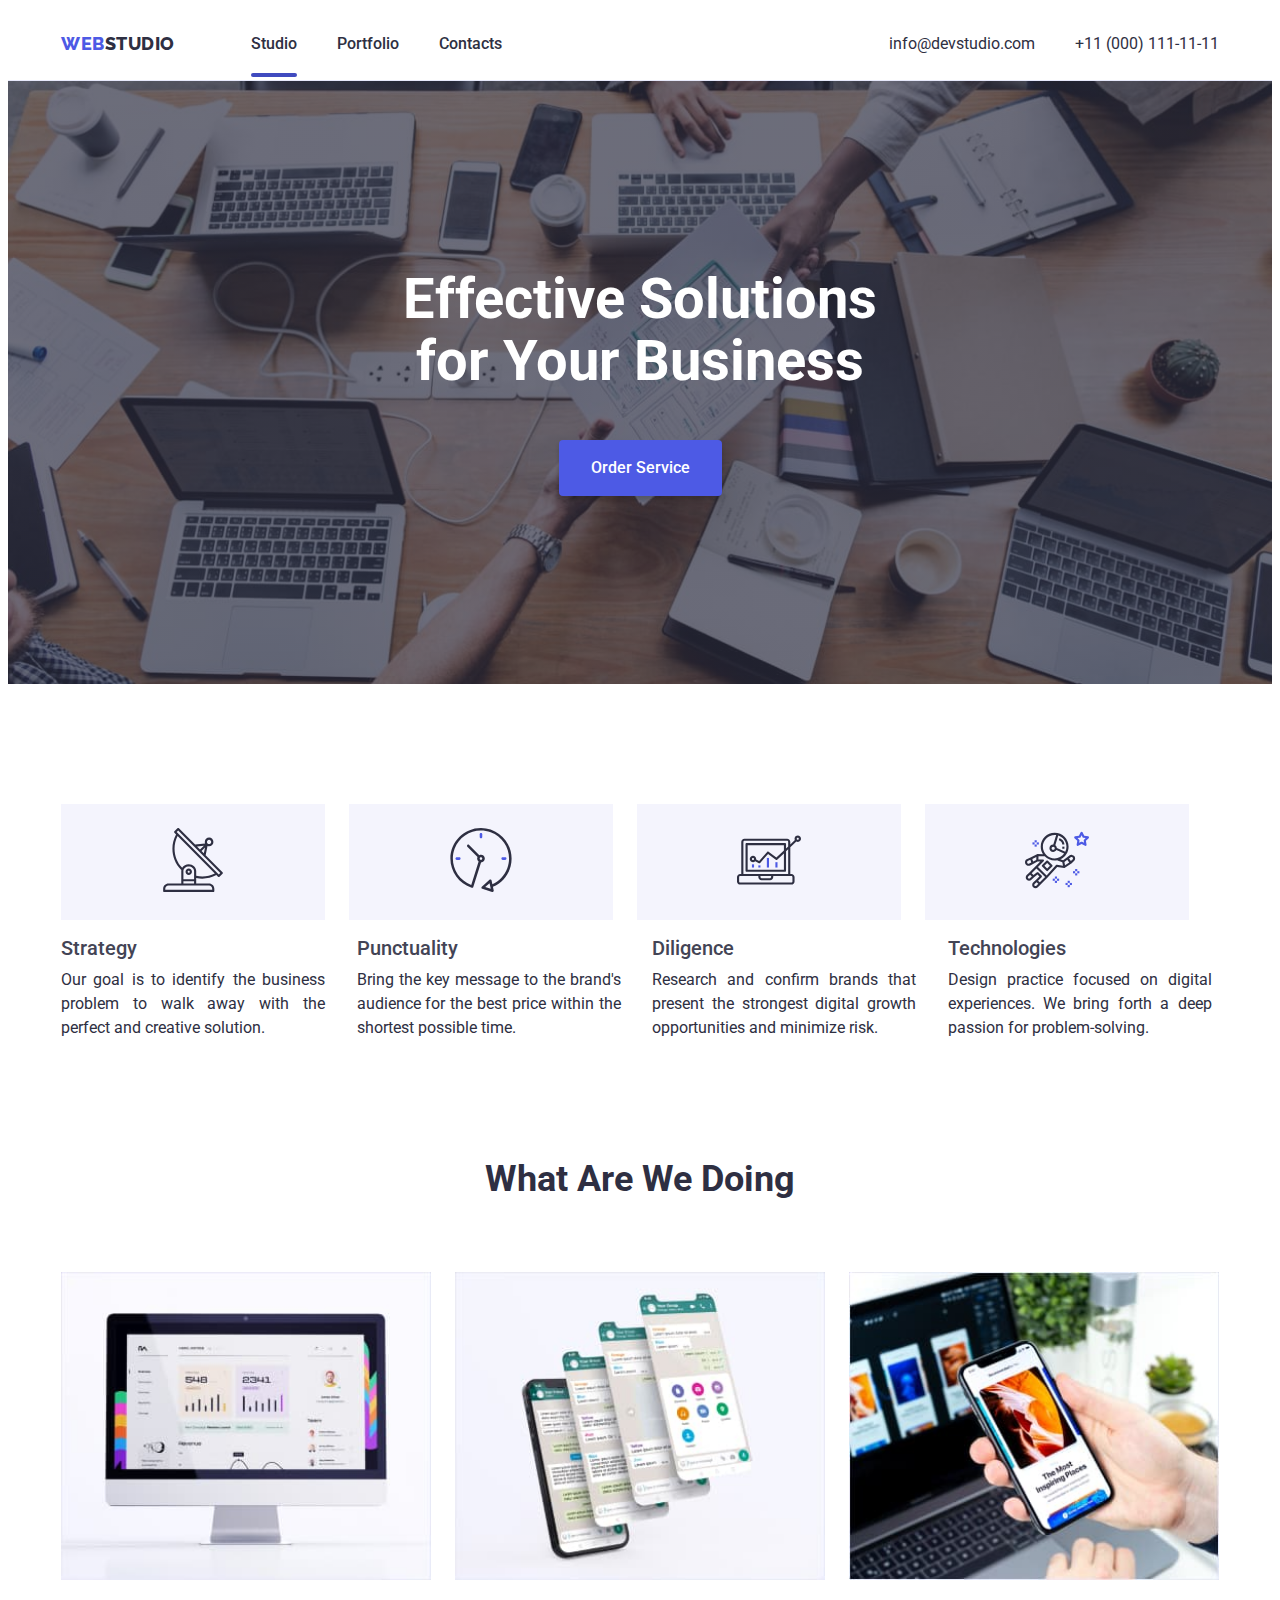
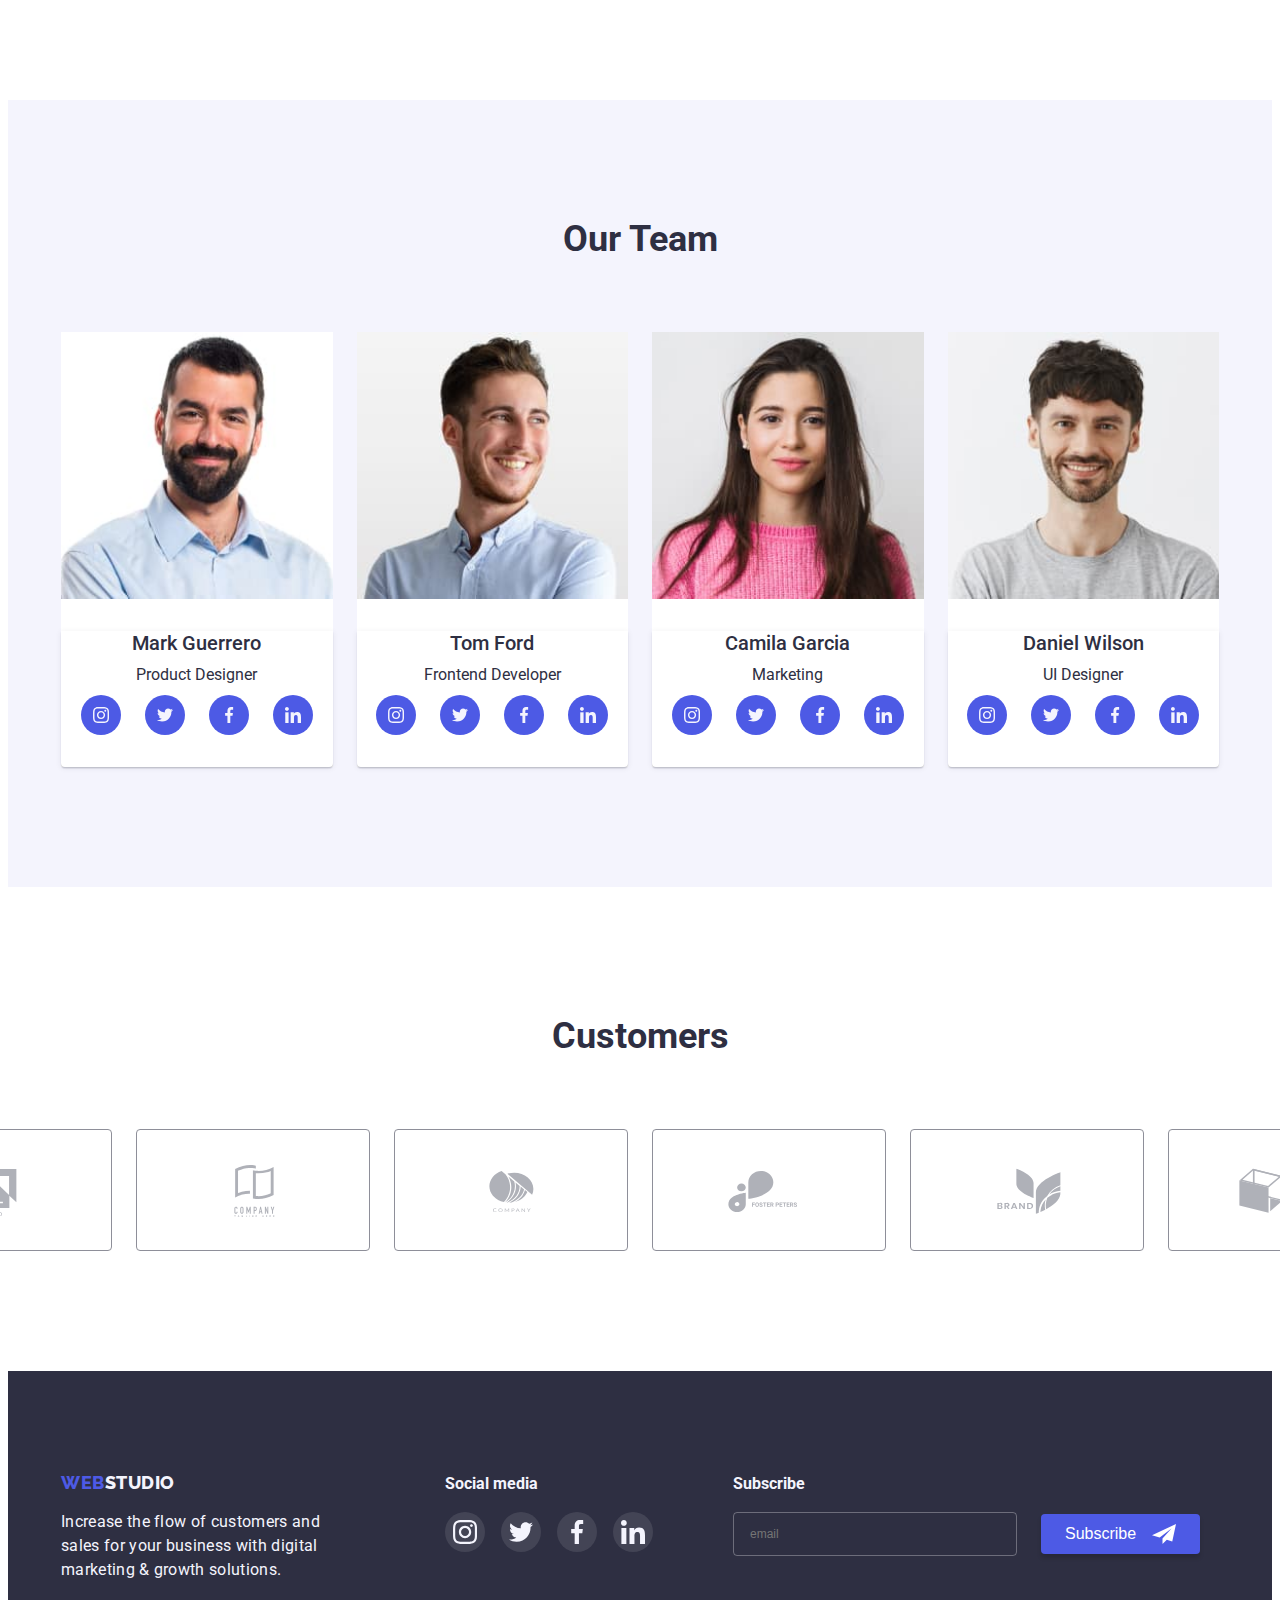
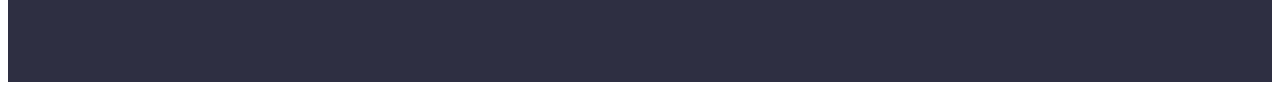
<file: index.html>
<!DOCTYPE html>
<html lang="en">
<head>
    <meta charset="UTF-8">
    <meta http-equiv="X-UA-Compatible" content="IE=edge">
    <meta name="viewport" content="width=device-width, initial-scale=1.0">
    <title>Document</title>
    <link rel="preconnect" href="https://fonts.googleapis.com">
    <link rel="preconnect" href="https://fonts.gstatic.com" crossorigin>
<link rel="preconnect" href="https://fonts.googleapis.com">
<link rel="preconnect" href="https://fonts.gstatic.com" crossorigin>
<link href="https://fonts.googleapis.com/css2?family=Raleway:wght@400;700&family=Roboto:wght@400;500;700;900&display=swap"
    rel="stylesheet">
<link rel="stylesheet" href="https://cdnjs.cloudflare.com/ajax/libs/modern-normalize/1.1.0/modern-normalize.min.css"
    integrity="sha512-wpPYUAdjBVSE4KJnH1VR1HeZfpl1ub8YT/NKx4PuQ5NmX2tKuGu6U/JRp5y+Y8XG2tV+wKQpNHVUX03MfMFn9Q=="
    crossorigin="anonymous" referrerpolicy="no-referrer" />
<link rel="stylesheet" href="https://cdnjs.cloudflare.com/ajax/libs/animate.css/4.1.1/animate.min.css" />

    <link rel="stylesheet" href="./css/styles.css">
    <link rel="stylesheet" href="./css/mobile.css">
    <link rel="stylesheet" href="./css/tablet.css">
    <link rel="stylesheet" href="./css/desctop.css">

</head>
<body>

 <header class="page-header">
        <div class="container header-container">
        <nav class="nav-list">
            <a href="./index.html" class="logo link link-nav"> <span class="accent link ">WEB</span>STUDIO</a>
        <ul class="list header-list">
            <li class="link-studio"><a href="./index.html" class="link current link-nav site-nav ">Studio</a></li>
            <li class="link-portfolio"><a href="./portfolio.html" class="link link-nav site-nav">Portfolio</a></li>
            <li class="link-contacts"><a href="./index.html" class="link link-nav site-nav">Contacts</a></li>
        </ul>
        </nav>
       <address class="auth-nav-container">
        <ul class="auth-nav list">
            <li class="link-mail"><a href="mailto:info@devstudio.com" class="list-mail link link-nav">info@devstudio.com</a></li>
            <li class="link-tel"><a href="tel:+110001111111" class="tel-list link link-nav">+11 (000) 111-11-11</a></li>
        </ul>
     </address>
    
    <button type="button" data-menu-open class="menu-open-btn"><svg class="icon-menu-charm" width="32px" height="22px">
        <use href="./images/sprite.svg#icon-charm"></use>
    </svg></button>
</div>

    <div class="moby-menu is-hidden" data-menu>
        <div class="container">
            <div>
        <button type="button" data-menu-close class="menu-close-moby">
            <svg class="icon-close" width="8px" height="8px">
                <use href="./images/sprite.svg#icon-close"></use>
            </svg>
        </button>
<nav>
        <ul class="list moby-list">
            <li class="link-studio-moby"><a href="./index.html" class="link current site-nav-moby">Studio</a></li>
            <li class="link-portfolio-moby"><a href="./portfolio.html" class="link  site-nav-moby">Portfolio</a></li>
            <li class="link-contacts-moby"><a href="./index.html" class="link  site-nav-moby">Contacts</a></li>
        </ul>
        </nav>
        </div>

        <div>
        <address class="auth-nav-container-moby">
            <ul class="auth-nav-moby list">
                <li class="link-tel-moby-list"><a href="tel:+110001111111" class="tel-list link link-tel-moby">+11 (000) 111-11-11</a></li>
                <li class="link-mail-moby-list"><a href="mailto:info@devstudio.com" class="list-mail link link-nav-moby">info@devstudio.com</a>
                </li>
            </ul>
        </address>
        <ul class="social-list-footer-moby">
            <li class="social-list-item">
                <a href="" class="link social-link-moby"><svg class="social-list-icon" width="24" height="24">
                        <use href="./images/sprite.svg#instagram"></use>
                    </svg></a>
        
            </li>
        
            <li class="social-list-item">
                <a href="" class="link social-link-moby">
                    <svg class="social-list-icon" width="24px" height="24px">
                        <use href="./images/sprite.svg#twitter"></use>
                    </svg></a>
        
            </li>
        
            <li class="social-list-item">
                <a href="" class="link social-link-moby"><svg class="social-list-icon" width="24px" height="24px">
                        <use href="./images/sprite.svg#facebook"></use>
                    </svg></a>
        
            </li>
        
            <li class="social-list-item">
                <a href="" class="link social-link-moby"><svg class="social-list-icon" width="24px" height="24px">
                        <use href="./images/sprite.svg#linkedin"></use>
                    </svg></a>
            </li>
        </ul>
        </div>
        </div>
    </div>
    </header>

<main>
    <section class="hero">
        <div class="container">
        <h1 class="hero-title">Effective Solutions <br> for Your Business</h1>
         <button type="button" data-modal-open class="button">Order Service</button>
        </div>
       
    </section>
   

    <section class="section">
        <div class="container container-title ">
        <h2 class="section-title-none">solution for busines</h2>
        <ul class="icons">
            <li class="icons-link">

                <svg class="social-list-icon-techno" width="64px" height="64px">
                        <use href="./images/sprite.svg#antenna"></use>
                    </svg>

            </li>
            <li class="icons-link">

                <svg class="social-list-icon-techno" width="64px" height="64px">
                        <use href="./images/sprite.svg#clock"></use>
                    </svg>
            </li>
            <li class="icons-link">
                <svg class="social-list-icon-techno" width="64px" height="64px">
                        <use href="./images/sprite.svg#diagram"></use>
                    </svg>
                </li>
            <li class="icons-link">
                <svg class="social-list-icon-techno" width="64px" height="64px">
                        <use href="./images/sprite.svg#astronaut"></use>
                    </svg>
                </li>
        </ul>
        <ul class="feature-list">
            <li class="list-feauter-text"> 
              
                <h3 class="feature-list-title">Strategy</h3>
                <p class="text">Our goal is to identify the business
                problem to walk away with the perfect and creative solution. </p>
             </li>
             <li class="list-feauter-text">
               
                <h3 class="feature-list-title">Punctuality</h3>
                <p class="text">Bring the key message to the brand's audience for the best price within the shortest possible time.</p>
             </li>
             <li class="list-feauter-text"> 
                
                 <h3 class="feature-list-title">Diligence</h3>
                    <p class="text">Research and confirm brands that present the strongest digital growth opportunities and minimize risk.</p>
            </li>
            <li class="list-feauter-text">  
               
                <h3 class="feature-list-title">Technologies</h3>
                <p class="text text-last">Design practice focused on digital experiences. We bring forth a deep passion for problem-solving.</p>
            </li>
        </ul>
       </div>
    </section>
    <section class="work-list">
        <div class="container">
    <h2 class="section-title">What Are We Doing</h2>
    <ul class="work-img">
        <li class="work-img-list">
            <img src="./images/img1.jpg" alt="img1" width="360" 
            srcset="./images/img1.jpg 1x, ./images/img1-2x.jpg 2x">
        </li>
        <li class="work-img-list"><img src="./images/img2.jpg" alt="img2" width="360" 
            srcset="./images/img2.jpg 1x, ./images/img2-2x.jpg 2x"></li>
        <li class="work-img-list"><img src="./images/img3.jpg" alt="img3" width="360" 
            srcset="./images/img3.jpg 1x, ./images/img3-2x.jpg 2x"></li>
    </ul>
    </div>
    </section>
    
    <section class="section-work ">
        <div class="container container-mini">
    <h2 class="section-title">Our Team</h2>
    <ul class="team-list">
        <li class="list-color">
            <img src="./images/face1.jpg" alt="face1"  width="264" 
            srcset="./images/face1.jpg 1x, ./images/face1-2x.jpg 2x">
            <div class="text-team-title">
            <h3 class="team-list-title">Mark Guerrero</h3>
            <p class="text-team">Product Designer</p>

            <ul class="social-icon">
                <li class="social-list-item">
                 <a href="" class="link social-link"><svg class="social-list-icon" width="16px" height="16px">
                    <use href="./images/sprite.svg#instagram"></use>
                </svg></a>
                 
                </li>

                <li class="social-list-item">
                    <a href="" class="link social-link">
                        <svg class="social-list-icon" width="16" height="16">
                        <use href="./images/sprite.svg#twitter"></use>
                    </svg></a>
                </li>

                <li class="social-list-item">
                  <a href="" class="link social-link"><svg class="social-list-icon" width="16" height="16">
                    <use href="./images/sprite.svg#facebook"></use>
                </svg></a>
                 
                </li>

                <li class="social-list-item">
                    <a href="" class="link social-link"><svg class="social-list-icon" width="16" height="16">
                        <use href="./images/sprite.svg#linkedin"></use>
                    </svg></a>
                   
                </li>
               
            </ul>
            
            </div>
        </li>
        <li class="list-color">
            <img src="./images/face2.jpg" alt="face2" width="264" 
            srcset="./images/face2.jpg 1x, ./images/face2-2x.jpg 2x">
            <div class="text-team-title">
            <h3 class="team-list-title">Tom Ford</h3>
            <p class="text-team">Frontend Developer</p>
            <ul class="social-icon">
                <li class="social-list-item">
                    <a href="" class="link social-link"><svg class="social-list-icon" width="16px" height="16px">
                            <use href="./images/sprite.svg#instagram"></use>
                        </svg></a>
            
                </li>
            
                <li class="social-list-item">
                    <a href="" class="link social-link">
                        <svg class="social-list-icon" width="16px" height="16px">
                            <use href="./images/sprite.svg#twitter"></use>
                        </svg></a>
            
                </li>
            
                <li class="social-list-item">
                    <a href="" class="link social-link"><svg class="social-list-icon" width="16px" height="16px">
                            <use href="./images/sprite.svg#facebook"></use>
                        </svg></a>
            
                </li>
            
                <li class="social-list-item">
                    <a href="" class="link social-link"><svg class="social-list-icon" width="16px" height="16px">
                            <use href="./images/sprite.svg#linkedin"></use>
                        </svg></a>
            
                </li>
            
            </ul>
            </div>
        </li>
        <li class="list-color">
            <img src="./images/face3.jpg" alt="face3" width="264"
            srcset="./images/face3.jpg 1x, ./images/face3-2x.jpg 2x">
            <div class="text-team-title">
            <h3 class="team-list-title">Camila Garcia</h3>
            <p class="text-team">Marketing</p>
            <ul class="social-icon">
                <li class="social-list-item">
                    <a href="" class="link social-link"><svg class="social-list-icon" width="16px" height="16px">
                            <use href="./images/sprite.svg#instagram"></use>
                        </svg></a>
            
                </li>
            
                <li class="social-list-item">
                    <a href="" class="link social-link">
                        <svg class="social-list-icon" width="16px" height="16px">
                            <use href="./images/sprite.svg#twitter"></use>
                        </svg></a>
            
                </li>
            
                <li class="social-list-item">
                    <a href="" class="link social-link"><svg class="social-list-icon" width="16px" height="16px">
                            <use href="./images/sprite.svg#facebook"></use>
                        </svg></a>
            
                </li>
            
                <li class="social-list-item">
                    <a href="" class="link social-link"><svg class="social-list-icon" width="16" height="16px">
                            <use href="./images/sprite.svg#linkedin"></use>
                        </svg></a>
            
                </li>
            
            </ul>
            </div>
        </li>
        <li class="list-color">
            <img src="./images/face4.jpg" alt="face4" width="264"
            srcset="./images/face4.jpg 1x, ./images/face4-2x.jpg 2x">
            <div class="text-team-title">
            <h3 class="team-list-title">Daniel Wilson</h3>
            <p class="text-team">UI Designer</p>
            <ul class="social-icon">
                <li class="social-list-item">
                    <a href="" class="link social-link"><svg class="social-list-icon" width="16" height="16">
                            <use href="./images/sprite.svg#instagram"></use>
                        </svg></a>
            
                </li>
            
                <li class="social-list-item">
                    <a href="" class="link social-link">
                        <svg class="social-list-icon" width="16px" height="16px">
                            <use href="./images/sprite.svg#twitter"></use>
                        </svg></a>
            
                </li>
            
                <li class="social-list-item">
                    <a href="" class="link social-link"><svg class="social-list-icon" width="16px" height="16px">
                            <use href="./images/sprite.svg#facebook"></use>
                        </svg></a>
            
                </li>
            
                <li class="social-list-item">
                    <a href="" class="link social-link"><svg class="social-list-icon" width="16px" height="16px">
                            <use href="./images/sprite.svg#linkedin"></use>
                        </svg></a>
                </li>
            </ul>
            </div>
        </li>
    </ul>
    </div>
    </section>
    <section class="costumer">
<div class="container costumer-mini">
    <h2 class="section-title">Customers</h2>
    <ul class="company-logo">
        <li class="link-logo-company">
            <a href="" class="link company-link"><svg class="company-list-icon" widht="104" height="56">
                    <use href="./images/sprite.svg#logo1"></use>
                </svg></a>
        </li>

        <li class="link-logo-company">
            <a href="" class="link company-link"><svg class="company-list-icon"  width="104" height="56">
                    <use href="./images/sprite.svg#logo2"></use>
                </svg></a>
        </li>
        <li class="link-logo-company">
            <a href="" class="link company-link"><svg class="company-list-icon"  width="104" height="56">
                    <use href="./images/sprite.svg#logo3"></use>
                </svg></a>
        </li>

        <li class="link-logo-company">
            <a href="" class="link company-link"><svg class="company-list-icon"  width="104" height="56">
                    <use href="./images/sprite.svg#logo4"></use>
                </svg></a>
        </li>
       <li class="link-logo-company">
            <a href="" class="link company-link"><svg class="company-list-icon"  width="104" height="56">
            <use href="./images/sprite.svg#logo5"></use>
              </svg></a>
          </li>

        <li class="link-logo-company">
            <a href="" class="link company-link"><svg class="company-list-icon"  width="104" height="56">
                    <use href="./images/sprite.svg#logo6"></use>
                </svg></a>
        </li>
    </ul>

</div>
    </section>
</main>
 <footer class="footer">
    <div class="container container-footer">
        <div class="footer-cont">
    <a href="./index.html" class="logo-footer link"> <span class="accent link">WEB</span>STUDIO </a>
<p class="text-footer">Increase the flow of customers and sales for your business with digital marketing & growth solutions.</p>
</div>

<div class="social-media">
    <h4 class="footer-text">Social media</h4>
    <ul class="social-list-footer">
        <li class="social-list-item">
            <a href="" class="link social-link-footer"><svg class="social-list-icon" width="24" height="24">
                    <use href="./images/sprite.svg#instagram"></use>
                </svg></a>
        
        </li>
        
        <li class="social-list-item">
            <a href="" class="link social-link-footer">
                <svg class="social-list-icon" width="24px" height="24px">
                    <use href="./images/sprite.svg#twitter"></use>
                </svg></a>
        
        </li>
        
        <li class="social-list-item">
            <a href="" class="link social-link-footer"><svg class="social-list-icon" width="24px" height="24px">
                    <use href="./images/sprite.svg#facebook"></use>
                </svg></a>
        
        </li>
        
        <li class="social-list-item">
            <a href="" class="link social-link-footer"><svg class="social-list-icon" width="24px" height="24px">
                    <use href="./images/sprite.svg#linkedin"></use>
                </svg></a>
        </li>
    </ul>
</div>
<div class="subscribe-container">
    <h4 class="footer-text">Subscribe</h4>
    <form class="online-form">
        <input 
        type="email" 
        class="online-input  oline-item" 
        name="online-name"
        placeholder="email">
    
        <button type="submit" class="frame-button">Subscribe<svg class="icon-frame" width="24px" height="24px">
            <use href="./images/sprite.svg#icon-frame"></use>
        </svg></button>
    </form>
</div>

</div>

</footer>

<div class="backdrop is-hidden" data-modal>
    <div class="modal">
        <button type="button" data-modal-close class="modal-close">
<svg class="icon-close" width="8px" height="8px">
    <use href="./images/sprite.svg#icon-close"></use>
</svg>
        </button>
        <p class="modal-title">Leave your contacts and we will call you back</p>
        <form class="modal-form">

           <div class="modal-field">
            <label for="user-name" class="modal-input-text">Name</label>

            <div class="input-wrap">
            <input type="text" 
            class="modal-input" 
            name="user-name" 
            id="user-name"
            placeholder="Your Name*"
            required>
            <svg class="modal-input-icon" width="18px" height="18px">
                <use href="./images/sprite.svg#icon-person"></use>
            </svg>
            </div>
        </div>

        <div class="modal-field">
            <label for="user-phone" class="modal-input-text">Phone</label>
            
            <div class="input-wrap">
            <input type="tel" 
            class="modal-input" 
            name="user-phone"
            id="user-phone" 
            placeholder="tel"
            required>
            <svg class="modal-input-icon" width="18px" height="24px">
                <use href="./images/sprite.svg#icon-phone"></use>
            </svg>
            </div>
          </div>

          <div class="modal-field">
              <label for="user-email" class="modal-input-text">Email</label>
              <div class="input-wrap">
                <input type="email" 
                  class="modal-input" 
                   name="user-email" 
                   id="user-email"
                  placeholder="Email">
                  <svg class="modal-input-icon" width="18px" height="24px">
                  <use href="./images/sprite.svg#icon-email"></use>
                  </svg>
                </div>
            </div>
            
<div class="modal-field">
    <label for="user-email" class="modal-input-text" >Comment</label>
        <textarea 
        name="user-text" 
        id="user-text" 
        class="modal-comment" 
        placeholder="Text input"></textarea>
</div>


<div class="modal-field">
   <input 
   type="checkbox" 
   id="policy" 
   name="policy" 
   value="true" 
   class="modal-check visually-hidden" 
   required>
   <label for="policy" class="check-text">I accept the terms and conditions of the&nbsp;<a href="" class="link"><span class="link accent accent-policy"> Privacy Policy</span></a> </label>

</div>
            <button type="submit" class="modal-button">Send</button>
        </form>
    </div>
</div>

<script src="./js/modal.js"></script>
<script src="./js/menu.js"></script>
</body>
</html>
</file>
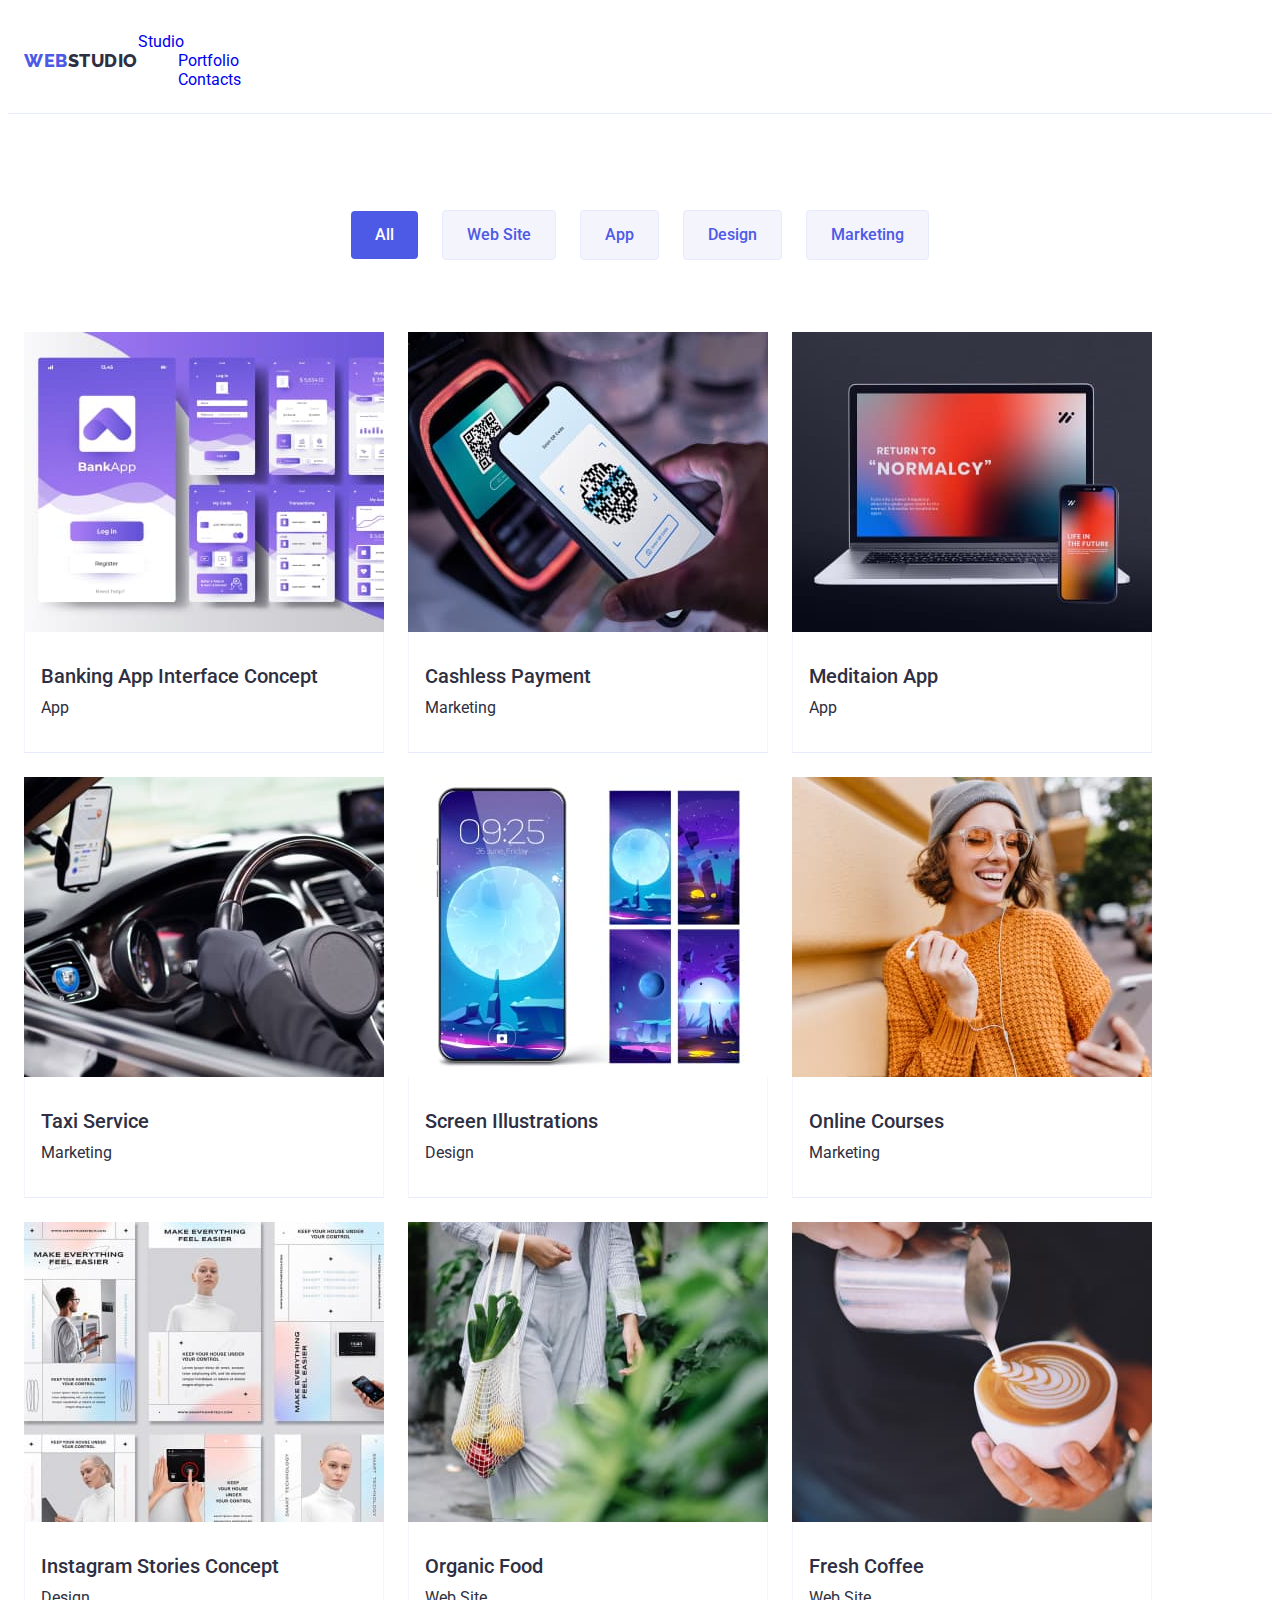
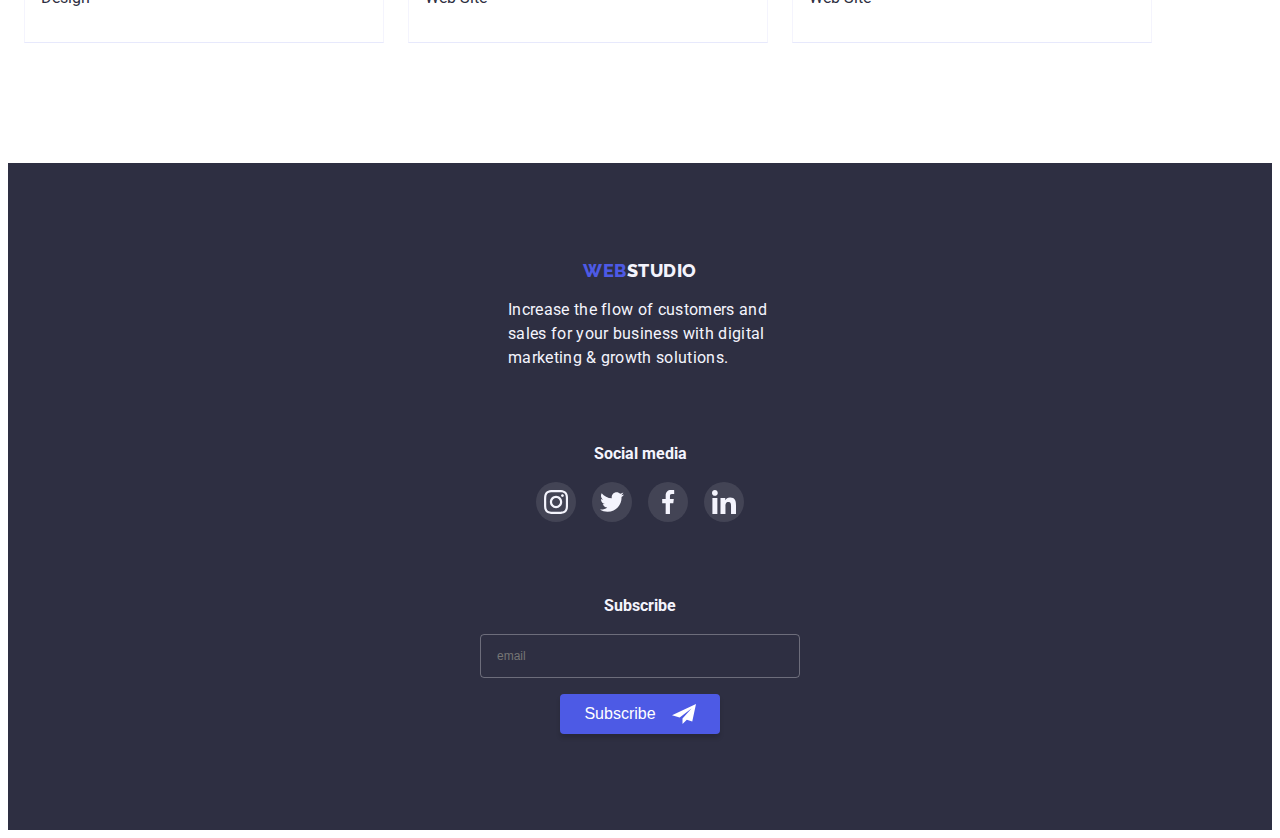
<file: portfolio.html>
<!DOCTYPE html>
<html lang="en">
<head>
    <meta charset="UTF-8">
    <meta http-equiv="X-UA-Compatible" content="IE=edge">
    <meta name="viewport" content="width=device-width, initial-scale=1.0">
    <title>Document</title>
    <link rel="preconnect" href="https://fonts.googleapis.com">
    <link rel="preconnect" href="https://fonts.gstatic.com" crossorigin>
    <link rel="preconnect" href="https://fonts.googleapis.com">
    <link rel="preconnect" href="https://fonts.gstatic.com" crossorigin>
    <link href="https://fonts.googleapis.com/css2?family=Raleway:wght@400;700&family=Roboto:wght@400;500;700;900&display=swap"
        rel="stylesheet">
        <link rel="stylesheet" href="https://cdnjs.cloudflare.com/ajax/libs/modern-normalize/1.1.0/modern-normalize.min.css"
            integrity="sha512-wpPYUAdjBVSE4KJnH1VR1HeZfpl1ub8YT/NKx4PuQ5NmX2tKuGu6U/JRp5y+Y8XG2tV+wKQpNHVUX03MfMFn9Q=="
            crossorigin="anonymous" referrerpolicy="no-referrer" />
    <link rel="stylesheet" href="./css/styles.css">
</head>
<body>
    
    <header class="page-header">
        <div class="container header-container">
        <nav class="nav-list">
            <a href="./index.html" class="logo link"> <span class="accent link">Web</span>Studio</a>
        <ul class="list">
            <li class="link-studio"><a href="./index.html" class="link site-nav">Studio</a></li>
            <li class="link-portfolio"><a href="./portfolio.html" class="link current site-nav">Portfolio</a></li>
            <li class="link-contacts"><a href="./index.html" class="link site-nav">Contacts</a></li>
        </ul>
        </nav>
       <address class="auth-nav-container">
        <ul class="auth-nav list">
            <li class="link-mail"><a href="mailto:info@devstudio.com" class="list-mail">info@devstudio.com</a></li>
            <li><a href="tel:+110001111111" class="tel-list">+11 (000) 111-11-11</a></li>
        </ul>
     </address>
    </div>
    </header>
    
    <main>
    <section class="filters-section">
        <div class="container">
        <ul class="filters">
              <li>
                <button type="filter-btn-primary" class="filter-btn-primary">All</button>
              </li>
              <li>
                <button type="filter-btn-secondary" class="filter-btn-secondary">Web Site</button>
              </li>
            <li>
                <button type="filter-btn-secondary" class="filter-btn-secondary">App</button>
            </li>
            <li>
                <button type="filter-btn-secondary" class="filter-btn-secondary">Design</button> 
            </li>
            <li>
                <button type="filter-btn-secondary" class="filter-btn-secondary">Marketing</button>
            </li>
        </ul>
        
        <h2 class="title-none-portfolio">Portfolio</h2>
        
        <ul class="list-portfolio">
            <li class="foto-link-portfolio">
                 <a href="" class="link foto-link">
                    <div class="portfolio-top">
                 <img class="foto-link-img" src="./images/banking.jpg" alt="banking">
                 <p class="portfolio-top-text">14 Stylish and User-Friendly App Design Concepts · Task Manager App · Calorie Tracker App · Exotic Fruit Ecommerce App ·
                Cloud Storage App</p>
                    </div>

                 <div class="first-item">
                 <h3 class="section-title-portfolio">Banking App Interface Concept</h3>
                 <p class="text-portfolio">App</p>
                </div>
                </a>
            </li>
         
            <li class="foto-link-portfolio">
                 <a href="" class="link foto-link">
                    <div class="portfolio-top">
                  <img class="foto-link-img" src="./images/cashless.jpg" alt="cashless">
                <p class="portfolio-top-text">14 Stylish and User-Friendly App Design Concepts · Task Manager App · Calorie Tracker App
                    · Exotic Fruit Ecommerce App ·
                    Cloud Storage App</p>
                </div>
                <div class="first-item">
                   <h3 class="section-title-portfolio">Cashless Payment</h3>
                   <p class="text-portfolio">Marketing</p>
                </div>
                 </a>
            </li>
        
        <li class="foto-link-portfolio">
              <a href="" class="link foto-link">
                <div class="portfolio-top">
               <img class="foto-link-img" src="./images/meditaion.jpg" alt="meditaion">
            <p class="portfolio-top-text">14 Stylish and User-Friendly App Design Concepts · Task Manager App · Calorie Tracker App
                · Exotic Fruit Ecommerce App ·
                Cloud Storage App</p>
            </div>
               <div class="first-item">
               <h3 class="section-title-portfolio">Meditaion App</h3>
               <p class="text-portfolio">App</p>
            </div>
              </a>
            </li>

           <li class="foto-link-portfolio">
              <a href="" class="link foto-link">
                <div class="portfolio-top">
                <img  class="foto-link-img" src="./images/taxi.jpg" alt="taxi" >
                <p class="portfolio-top-text">14 Stylish and User-Friendly App Design Concepts · Task Manager App · Calorie Tracker App
                    · Exotic Fruit Ecommerce App ·
                    Cloud Storage App</p>
                </div>
                <div class="first-item">
                <h3 class="section-title-portfolio">Taxi Service</h3>
                  <p class="text-portfolio">Marketing</p>
                </div>
                </a>
           </li>
         
           
           <li class="foto-link-portfolio">
               <a href="" class="link foto-link">
                <div class="portfolio-top">
               <img class="foto-link-img" src="./images/screen.jpg" alt="screen">
            <p class="portfolio-top-text">14 Stylish and User-Friendly App Design Concepts · Task Manager App · Calorie Tracker App
                · Exotic Fruit Ecommerce App ·
                Cloud Storage App</p>
            </div>
               <div class="first-item">
               <h3 class="section-title-portfolio">Screen Illustrations</h3>
                <p class="text-portfolio">Design</p>
                </div>
                </a>
           </li>
          
           <li class="foto-link-portfolio">
               <a href="" class="link ">
                <div class="portfolio-top">
                <img src="./images/courses.jpg" alt="courses" class="foto-link-img">
                <p class="portfolio-top-text">14 Stylish and User-Friendly App Design Concepts · Task Manager App · Calorie Tracker App
                    · Exotic Fruit Ecommerce App ·
                    Cloud Storage App</p>
                </div>
                <div class="first-item">
                <h3 class="section-title-portfolio">Online Courses</h3>
                <p class="text-portfolio">Marketing</p>
                </div>
                </a>
           </li>
           <li class="foto-link-portfolio">
              <a href="" class="link foto-link">
                <div class="portfolio-top">
               <img class="foto-link-img" src="./images/instagram.jpg" alt="instagram">
            <p class="portfolio-top-text">14 Stylish and User-Friendly App Design Concepts · Task Manager App · Calorie Tracker App
                · Exotic Fruit Ecommerce App ·
                Cloud Storage App</p>
            </div>
               <div class="first-item">
                <h3 class="section-title-portfolio">Instagram Stories Concept</h3>
                <p class="text-portfolio">Design</p>
                </div>
                </a>
           </li>
           
           <li class="foto-link-portfolio">
               <a href="" class="link foto-link">
                <div class="portfolio-top">
               <img class="foto-link-img" src="./images/organic.jpg" alt="organic">
            <p class="portfolio-top-text">14 Stylish and User-Friendly App Design Concepts · Task Manager App · Calorie Tracker App
                · Exotic Fruit Ecommerce App ·
                Cloud Storage App</p>
            </div>
               <div class="first-item">
               <h3 class="section-title-portfolio">Organic Food</h3>
                <p class="text-portfolio">Web Site</p>
                </div>
               </a>
           </li>
            
           <li class="foto-link-portfolio">
               <a href="" class="link foto-link">
                <div class="portfolio-top">
               <img class="foto-link-img" src="./images/coffee.jpg" alt="coffee">
            <p class="portfolio-top-text">14 Stylish and User-Friendly App Design Concepts · Task Manager App · Calorie Tracker App
                · Exotic Fruit Ecommerce App ·
                Cloud Storage App</p>
            </div>
               <div class="first-item">
                <h3 class="section-title-portfolio">Fresh Coffee</h3>
                 <p class="text-portfolio">Web Site</p>
                </div>
                </a>
           </li>
        </ul>
    </section>
    </main>
    
<footer class="footer">
    <div class="container container-footer">
        <div class="footer-cont">
            <a href="./index.html" class="logo-footer link"> <span class="accent link">WEB</span>STUDIO </a>
            <p class="text-footer">Increase the flow of customers and sales for your business with digital marketing &
                growth solutions.</p>
        </div>

        <div class="social-media">
            <h4 class="footer-text">Social media</h4>
            <ul class="social-list-footer">
                <li class="social-list-item">
                    <a href="" class="link social-link-footer"><svg class="social-list-icon" width="24" height="24">
                            <use href="./images/sprite.svg#instagram"></use>
                        </svg></a>

                </li>

                <li class="social-list-item">
                    <a href="" class="link social-link-footer">
                        <svg class="social-list-icon" width="24px" height="24px">
                            <use href="./images/sprite.svg#twitter"></use>
                        </svg></a>

                </li>

                <li class="social-list-item">
                    <a href="" class="link social-link-footer"><svg class="social-list-icon" width="24px" height="24px">
                            <use href="./images/sprite.svg#facebook"></use>
                        </svg></a>

                </li>

                <li class="social-list-item">
                    <a href="" class="link social-link-footer"><svg class="social-list-icon" width="24px" height="24px">
                            <use href="./images/sprite.svg#linkedin"></use>
                        </svg></a>
                </li>
            </ul>
        </div>
  <div class="subscribe-container">
    <h4 class="footer-text">Subscribe</h4>
    <form class="online-form">
        <input type="email" class="online-input  oline-item" name="online-name" placeholder="email">

        <button type="submit" class="frame-button">Subscribe<svg class="icon-frame" width="24px" height="24px">
                <use href="./images/sprite.svg#icon-frame"></use>
            </svg></button>
    </form>
  </div>
</div>

</footer>
</body>
</html>
</file>
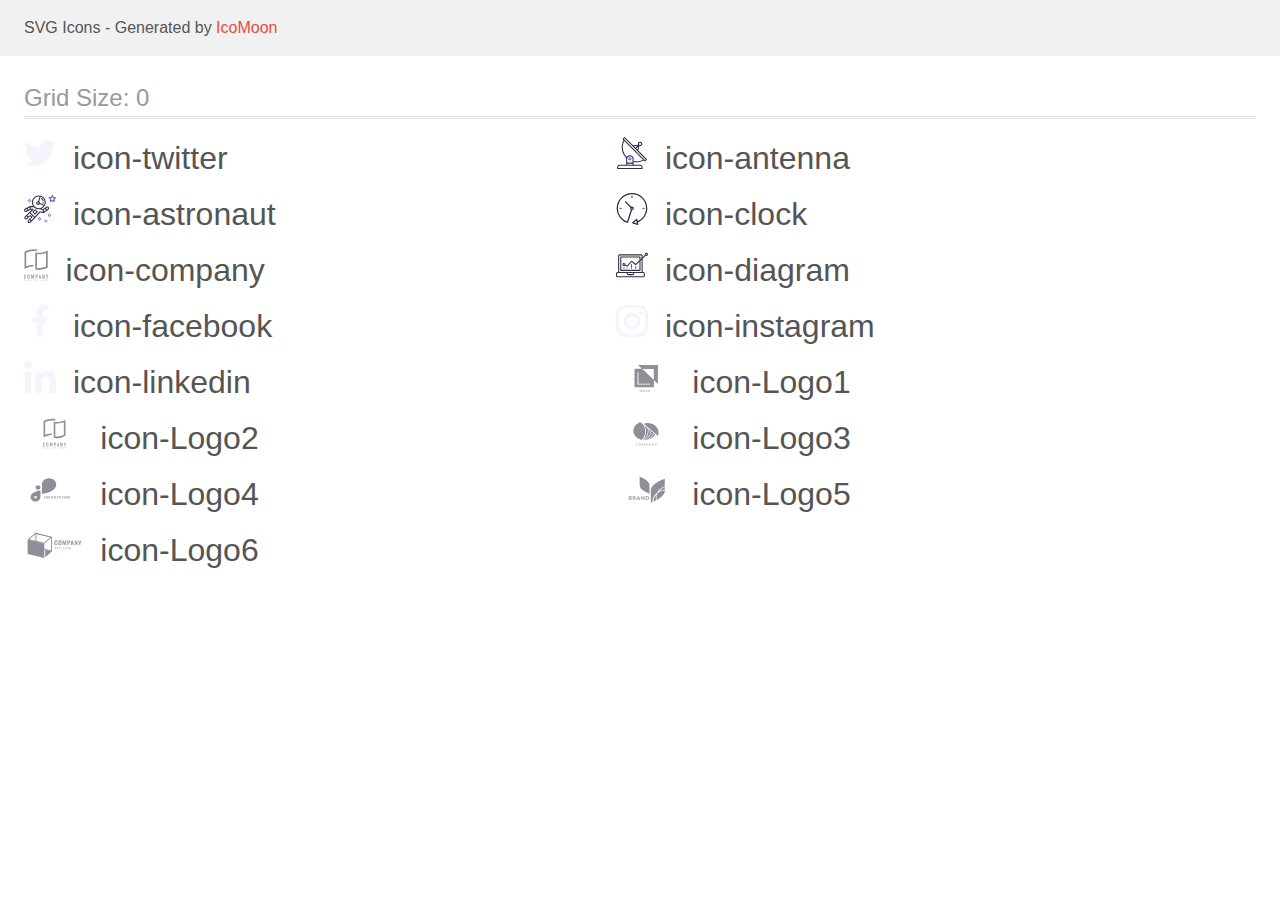
<file: icons/icomoon/demo.html>
<!doctype html>
<html>
<head>
    <title>IcoMoon - SVG Icons</title>
    <meta charset="utf-8">
    <meta name="viewport" content="width=device-width, initial-scale=1">
    <link rel="stylesheet" href="demo-files/demo.css">
    <link rel="stylesheet" href="style.css">
</head>
<body>
<svg aria-hidden="true" style="position: absolute; width: 0; height: 0; overflow: hidden;" version="1.1" xmlns="http://www.w3.org/2000/svg" xmlns:xlink="http://www.w3.org/1999/xlink">
<defs>
<symbol id="icon-twitter" viewBox="0 0 32 32">
<path fill="#f4f4fd" style="fill: var(--color1, #f4f4fd)" d="M32 6.078c-1.19 0.522-2.458 0.868-3.78 1.036 1.36-0.812 2.398-2.088 2.886-3.626-1.268 0.756-2.668 1.29-4.16 1.588-1.204-1.282-2.92-2.076-4.792-2.076-3.632 0-6.556 2.948-6.556 6.562 0 0.52 0.044 1.020 0.152 1.496-5.454-0.266-10.28-2.88-13.522-6.862-0.566 0.982-0.898 2.106-0.898 3.316 0 2.272 1.17 4.286 2.914 5.452-1.054-0.020-2.088-0.326-2.964-0.808 0 0.020 0 0.046 0 0.072 0 3.188 2.274 5.836 5.256 6.446-0.534 0.146-1.116 0.216-1.72 0.216-0.42 0-0.844-0.024-1.242-0.112 0.85 2.598 3.262 4.508 6.13 4.57-2.232 1.746-5.066 2.798-8.134 2.798-0.538 0-1.054-0.024-1.57-0.090 2.906 1.874 6.35 2.944 10.064 2.944 12.072 0 18.672-10 18.672-18.668 0-0.29-0.010-0.57-0.024-0.848 1.302-0.924 2.396-2.078 3.288-3.406z"></path>
</symbol>
<symbol id="icon-antenna" viewBox="0 0 32 32">
<path fill="#2e2f42" style="fill: var(--color2, #2e2f42)" d="M30.773 22.098l-8.443-8.505 0.937-4.615c0.242 0.094 0.499 0.144 0.758 0.146h0.006c1.192 0.014 2.17-0.941 2.184-2.133s-0.941-2.17-2.133-2.184c-1.192-0.014-2.17 0.941-2.184 2.133-0.003 0.255 0.039 0.509 0.125 0.749l-4.96 0.605-8.091-8.133c-0.099-0.101-0.235-0.159-0.377-0.16-0.14 0.001-0.274 0.056-0.373 0.155l-1.513 1.504c-0.208 0.208-0.208 0.546 0 0.754l0.814 0.826c-3.153 5.798-2.129 12.978 2.519 17.663 0.043 0.041 0.092 0.074 0.146 0.098-0.034 0.18-0.051 0.364-0.052 0.547v6.187h-6.4c-1.472 0.002-2.665 1.195-2.667 2.667v1.067c0 0.295 0.239 0.533 0.533 0.533h24.533c0.295 0 0.533-0.239 0.533-0.533v-1.067c-0.002-1.472-1.195-2.665-2.667-2.667h-6.4v-2.742c1.003 0.21 2.024 0.317 3.049 0.32 2.458-0.003 4.877-0.615 7.040-1.783l0.818 0.823c0.099 0.101 0.235 0.159 0.377 0.16 0.14-0.001 0.274-0.056 0.373-0.155l1.513-1.504c0.208-0.208 0.208-0.546 0-0.754zM23.28 6.233c0.418-0.415 1.093-0.414 1.509 0.004s0.414 1.093-0.004 1.508c-0.2 0.199-0.47 0.31-0.752 0.31h-0.003c-0.589-0.003-1.064-0.483-1.061-1.072 0.002-0.282 0.115-0.552 0.314-0.751h-0.002zM22.024 9.738l-0.598 2.946-1.175-1.182 1.774-1.763zM21.419 8.836l-1.92 1.909-1.485-1.493 3.405-0.415zM24.004 28.8c0.884 0 1.6 0.716 1.6 1.6v0.533h-23.467v-0.533c0-0.884 0.716-1.6 1.6-1.6h20.267zM16.537 26.667v1.067h-5.333v-1.067h5.333zM11.204 25.6v-4.053c0-1.294 1.196-2.347 2.667-2.347s2.667 1.053 2.667 2.347v4.053h-5.333zM17.604 23.904v-2.357c0-1.882-1.675-3.413-3.733-3.413-1.331-0.020-2.576 0.657-3.281 1.786-4.058-4.274-4.971-10.645-2.279-15.887l18.602 18.708c-2.872 1.461-6.165 1.873-9.309 1.163zM28.893 23.22l-21.057-21.181 0.755-0.752 7.935 7.98c0.004 0 0.006 0.007 0.010 0.010l13.115 13.191-0.757 0.752z"></path>
<path fill="#4d5ae5" style="fill: var(--color3, #4d5ae5)" d="M13.876 20.267h-0.005c-0.884-0.001-1.601 0.714-1.602 1.598s0.714 1.601 1.598 1.602h0.005c0.884 0.001 1.601-0.714 1.602-1.598s-0.714-1.601-1.598-1.602zM14.249 22.245c-0.1 0.1-0.236 0.156-0.378 0.155-0.295-0.002-0.532-0.242-0.531-0.536 0.001-0.141 0.057-0.276 0.157-0.375s0.233-0.154 0.373-0.155c0.295 0.002 0.532 0.242 0.531 0.536-0.001 0.141-0.057 0.276-0.157 0.375h0.005z"></path>
</symbol>
<symbol id="icon-astronaut" viewBox="0 0 32 32">
<path fill="#4d5ae5" style="fill: var(--color3, #4d5ae5)" d="M31.974 4.524c-0.063-0.193-0.229-0.333-0.43-0.363l-1.91-0.278-0.855-1.731c-0.179-0.365-0.777-0.365-0.956 0l-0.855 1.731-1.91 0.278c-0.201 0.029-0.367 0.17-0.431 0.363-0.062 0.193-0.011 0.405 0.135 0.547l1.383 1.348-0.326 1.903c-0.034 0.2 0.048 0.402 0.212 0.522 0.166 0.121 0.382 0.135 0.562 0.040l1.709-0.899 1.709 0.899c0.078 0.041 0.164 0.061 0.249 0.061 0.11 0 0.221-0.034 0.314-0.102 0.164-0.119 0.246-0.322 0.212-0.522l-0.326-1.903 1.383-1.348c0.145-0.142 0.197-0.354 0.135-0.547zM29.511 5.851c-0.125 0.122-0.183 0.299-0.153 0.472l0.191 1.114-1-0.526c-0.078-0.041-0.163-0.061-0.249-0.061s-0.17 0.020-0.249 0.061l-1.001 0.526 0.191-1.114c0.030-0.173-0.028-0.349-0.153-0.472l-0.81-0.789 1.119-0.163c0.174-0.025 0.324-0.134 0.402-0.292l0.5-1.013 0.5 1.013c0.078 0.157 0.228 0.267 0.402 0.292l1.119 0.163-0.809 0.789z"></path>
<path fill="#4d5ae5" style="fill: var(--color3, #4d5ae5)" d="M26.134 20.522h-1.067v1.067h1.067v-1.067z"></path>
<path fill="#4d5ae5" style="fill: var(--color3, #4d5ae5)" d="M26.134 22.656h-1.067v1.067h1.067v-1.067z"></path>
<path fill="#4d5ae5" style="fill: var(--color3, #4d5ae5)" d="M27.2 21.589h-1.067v1.067h1.067v-1.067z"></path>
<path fill="#4d5ae5" style="fill: var(--color3, #4d5ae5)" d="M25.067 21.589h-1.067v1.067h1.067v-1.067z"></path>
<path fill="#4d5ae5" style="fill: var(--color3, #4d5ae5)" d="M22.4 26.389h-1.067v1.067h1.067v-1.067z"></path>
<path fill="#4d5ae5" style="fill: var(--color3, #4d5ae5)" d="M22.4 28.522h-1.067v1.067h1.067v-1.067z"></path>
<path fill="#4d5ae5" style="fill: var(--color3, #4d5ae5)" d="M23.467 27.456h-1.067v1.067h1.067v-1.067z"></path>
<path fill="#4d5ae5" style="fill: var(--color3, #4d5ae5)" d="M21.333 27.456h-1.067v1.067h1.067v-1.067z"></path>
<path fill="#4d5ae5" style="fill: var(--color3, #4d5ae5)" d="M16 24.256h-1.067v1.067h1.067v-1.067z"></path>
<path fill="#4d5ae5" style="fill: var(--color3, #4d5ae5)" d="M16 26.389h-1.067v1.067h1.067v-1.067z"></path>
<path fill="#4d5ae5" style="fill: var(--color3, #4d5ae5)" d="M17.067 25.322h-1.067v1.067h1.067v-1.067z"></path>
<path fill="#4d5ae5" style="fill: var(--color3, #4d5ae5)" d="M14.933 25.322h-1.067v1.067h1.067v-1.067z"></path>
<path fill="#4d5ae5" style="fill: var(--color3, #4d5ae5)" d="M5.867 6.122h-1.067v1.067h1.067v-1.067z"></path>
<path fill="#4d5ae5" style="fill: var(--color3, #4d5ae5)" d="M5.867 8.255h-1.067v1.067h1.067v-1.067z"></path>
<path fill="#4d5ae5" style="fill: var(--color3, #4d5ae5)" d="M6.933 7.189h-1.067v1.067h1.067v-1.067z"></path>
<path fill="#4d5ae5" style="fill: var(--color3, #4d5ae5)" d="M4.8 7.189h-1.067v1.067h1.067v-1.067z"></path>
<path fill="#2e2f42" style="fill: var(--color2, #2e2f42)" d="M24.715 14.159c-0.287-0.388-0.709-0.637-1.188-0.705-0.481-0.068-0.956 0.058-1.34 0.352l-1.252 0.96-1.898 1.417-1.358-0.541c2.421-1.086 4.114-3.508 4.114-6.32 0-3.823-3.123-6.933-6.961-6.933s-6.961 3.11-6.961 6.933c0 1.386 0.414 2.674 1.12 3.758l-2.764-0.024c-0.002 0-0.003 0-0.005 0-0.009 0-0.015 0.004-0.023 0.005-0.053 0.002-0.105 0.013-0.155 0.031-0.013 0.005-0.026 0.008-0.038 0.013-0.006 0.003-0.013 0.003-0.019 0.006l-3.233 1.596c-0.001 0-0.001 0-0.001 0.001l-1.893 0.911c-0.021 0.009-0.042 0.021-0.063 0.035-0.755 0.502-1.012 1.489-0.598 2.295 0.22 0.429 0.595 0.745 1.056 0.889 0.178 0.055 0.359 0.083 0.539 0.083 0.29 0 0.577-0.071 0.839-0.211l1.388-0.738 2.264-1.169 1.357-0.008-5.442 5.416c-0.001 0.001-0.001 0.001-0.002 0.001l-1.339 1.333c-0.316 0.315-0.49 0.732-0.49 1.178s0.174 0.863 0.49 1.179c0.325 0.323 0.752 0.485 1.179 0.485s0.854-0.162 1.18-0.485l1.314-1.309 1.741-1.3 0.901 0.897-1.762 1.754c-0 0.001-0.001 0.001-0.002 0.001l-1.339 1.333c-0.316 0.315-0.49 0.732-0.49 1.178s0.174 0.863 0.49 1.179c0.325 0.323 0.753 0.485 1.18 0.485s0.855-0.162 1.18-0.485l3.482-3.467c0.001-0.001 0.001-0.001 0.001-0.002l1.010-1-0.004-0.004c0.006-0.006 0.015-0.009 0.022-0.015l5.166-5.658 3.471 0.494c0.025 0.004 0.050 0.005 0.075 0.005 0.065 0 0.127-0.015 0.187-0.038 0.018-0.006 0.033-0.015 0.050-0.023 0.019-0.010 0.039-0.015 0.058-0.027l3.213-2.133c0.012-0.008 0.018-0.021 0.029-0.029 0.013-0.010 0.029-0.014 0.041-0.026l1.271-1.191c0.662-0.62 0.753-1.635 0.212-2.362zM2.13 17.77c-0.173 0.093-0.37 0.111-0.558 0.052-0.187-0.058-0.338-0.186-0.427-0.358-0.161-0.314-0.068-0.695 0.214-0.902l1.314-0.632 0.449 1.313-0.992 0.527zM5.628 15.942l-1.548 0.8-0.439-1.283 2.027-1.001-0.040 1.484zM20.727 9.322c0 0.918-0.219 1.785-0.599 2.559l-4.181-1.899c-0.044-0.573-0.341-1.075-0.788-1.388l1.464-4.86c2.378 0.756 4.105 2.974 4.105 5.588zM8.938 9.322c0-3.235 2.644-5.867 5.894-5.867 0.253 0 0.5 0.021 0.745 0.052l-1.432 4.754c-0.019-0.001-0.037-0.006-0.057-0.006-1.033 0-1.873 0.837-1.873 1.867s0.84 1.867 1.873 1.867c0.694 0 1.294-0.383 1.618-0.945l3.862 1.755c-1.075 1.446-2.795 2.39-4.737 2.39-3.25 0-5.894-2.632-5.894-5.867zM14.894 10.122c0 0.441-0.362 0.8-0.806 0.8s-0.806-0.359-0.806-0.8c0-0.441 0.362-0.8 0.806-0.8s0.806 0.359 0.806 0.8zM2.465 25.146c-0.236 0.234-0.619 0.234-0.854 0.001-0.114-0.114-0.176-0.263-0.176-0.423s0.062-0.309 0.176-0.421l0.962-0.958 0.851 0.848-0.959 0.955zM5.679 28.88c-0.236 0.234-0.619 0.235-0.855 0.001-0.114-0.114-0.176-0.263-0.176-0.423s0.062-0.309 0.176-0.421l0.963-0.959 0.852 0.848-0.96 0.955zM9.16 25.411c-0.001 0-0.001 0-0.002 0.001l-1.765 1.76-0.852-0.848 1.763-1.755c0 0 0 0 0-0s0.001-0.001 0.002-0.001c0.040-0.040 0.065-0.088 0.090-0.135 0.007-0.014 0.020-0.026 0.026-0.040 0.017-0.041 0.019-0.085 0.026-0.129 0.003-0.025 0.014-0.047 0.014-0.073 0-0.036-0.013-0.070-0.020-0.106-0.006-0.032-0.006-0.065-0.019-0.095-0.020-0.050-0.055-0.094-0.091-0.138-0.010-0.012-0.014-0.027-0.025-0.038 0 0 0 0-0.001 0s-0.001-0.002-0.001-0.002l-1.607-1.6c-0.017-0.017-0.039-0.024-0.058-0.038-0.028-0.022-0.055-0.042-0.087-0.058-0.030-0.015-0.061-0.024-0.093-0.033-0.034-0.010-0.067-0.017-0.103-0.020-0.033-0.002-0.063 0.001-0.095 0.005-0.036 0.004-0.069 0.009-0.104 0.020-0.034 0.011-0.063 0.027-0.094 0.045-0.020 0.011-0.042 0.015-0.061 0.029l-1.773 1.324-0.901-0.897 2.399-2.386 4.361 4.289-0.928 0.919zM15.979 18.394c-0.015-0.002-0.030 0.004-0.045 0.003-0.039-0.002-0.076 0.001-0.115 0.007-0.030 0.005-0.059 0.011-0.088 0.021-0.034 0.012-0.065 0.028-0.097 0.047-0.030 0.018-0.057 0.037-0.083 0.061-0.013 0.011-0.028 0.017-0.040 0.029l-4.698 5.146-4.328-4.257 2.833-2.818c0.209-0.208 0.21-0.546 0.002-0.755-0.105-0.105-0.243-0.157-0.381-0.156v-0.001l-2.219 0.013 0.028-1.607 3.104 0.027c1.265 1.294 3.029 2.101 4.981 2.101 0.437 0 0.864-0.045 1.279-0.123 0.040 0.032 0.079 0.065 0.13 0.085l2.41 0.96 0.152 0.758 0.178 0.885-3.003-0.427zM20.020 18.572l-0.313-1.558 1.446-1.080 0.947 1.257-2.080 1.381zM23.774 15.741l-0.838 0.785-0.931-1.236 0.831-0.637c0.155-0.119 0.351-0.168 0.543-0.143 0.193 0.027 0.364 0.128 0.48 0.284 0.217 0.292 0.18 0.699-0.085 0.947z"></path>
<path fill="#2e2f42" style="fill: var(--color2, #2e2f42)" d="M13.602 18.544l-2.143-2.133c-0.207-0.207-0.545-0.207-0.753 0l-2.142 2.133c-0.1 0.101-0.157 0.236-0.157 0.378s0.056 0.278 0.157 0.378l2.142 2.133c0.104 0.103 0.241 0.155 0.377 0.155s0.273-0.052 0.376-0.155l2.143-2.133c0.1-0.1 0.157-0.236 0.157-0.378s-0.057-0.278-0.157-0.378zM11.083 20.303l-1.387-1.381 1.387-1.381 1.387 1.381-1.387 1.381z"></path>
<path fill="#2e2f42" style="fill: var(--color2, #2e2f42)" d="M17.164 5.071l-0.258 1.036c0.071 0.018 1.738 0.452 1.738 2.149h1.067c-0-2.017-1.666-2.965-2.547-3.185z"></path>
<path fill="#2e2f42" style="fill: var(--color2, #2e2f42)" d="M19.711 9.322h-1.067v1.067h1.067v-1.067z"></path>
</symbol>
<symbol id="icon-clock" viewBox="0 0 32 32">
<path fill="#2e2f42" style="fill: var(--color2, #2e2f42)" d="M31.297 15.301c-0.002-8.452-6.855-15.303-15.308-15.301s-15.303 6.855-15.301 15.308c0.001 6.658 4.307 12.551 10.649 14.576 0.061 0.019 0.124 0.029 0.187 0.029 0.121-0 0.239-0.032 0.342-0.094 0.135-0.080 0.236-0.207 0.283-0.356l3.865-12.25c1.057-0.005 1.909-0.866 1.903-1.923s-0.866-1.909-1.923-1.903c-0.284 0.001-0.565 0.067-0.82 0.191l-5.106-5.107c-0.253-0.245-0.657-0.238-0.902 0.016-0.239 0.247-0.239 0.639 0 0.886l5.103 5.109c-0.392 0.799-0.168 1.764 0.536 2.309l-3.683 11.673c-7.278-2.681-11.004-10.754-8.323-18.032s10.754-11.004 18.032-8.323c7.278 2.681 11.004 10.754 8.323 18.032-1.31 3.556-4.001 6.431-7.462 7.973l-0.398-1.874c-0.073-0.345-0.411-0.565-0.756-0.492-0.109 0.023-0.209 0.074-0.293 0.148l-3.837 3.426c-0.263 0.234-0.287 0.637-0.052 0.9 0.076 0.085 0.174 0.149 0.283 0.184l4.899 1.564c0.335 0.108 0.694-0.077 0.802-0.412 0.034-0.106 0.040-0.219 0.017-0.328l-0.391-1.839c5.664-2.388 9.342-7.942 9.329-14.089zM15.992 14.664c0.352 0 0.638 0.286 0.638 0.638s-0.286 0.638-0.638 0.638c-0.352 0-0.638-0.285-0.638-0.638s0.285-0.638 0.638-0.638zM18.093 29.528l2.184-1.948 0.603 2.84-2.787-0.892z"></path>
<path fill="#4d5ae5" style="fill: var(--color3, #4d5ae5)" d="M15.354 3.185v1.275c0 0.352 0.285 0.638 0.638 0.638s0.638-0.285 0.638-0.638v-1.275c0-0.352-0.286-0.638-0.638-0.638s-0.638 0.286-0.638 0.638z"></path>
<path fill="#4d5ae5" style="fill: var(--color3, #4d5ae5)" d="M3.876 14.664c-0.352 0-0.638 0.286-0.638 0.638s0.285 0.638 0.638 0.638h1.275c0.352 0 0.638-0.285 0.638-0.638s-0.285-0.638-0.638-0.638h-1.275z"></path>
<path fill="#4d5ae5" style="fill: var(--color3, #4d5ae5)" d="M28.108 15.939c0.352 0 0.638-0.285 0.638-0.638s-0.285-0.638-0.638-0.638h-1.275c-0.352 0-0.638 0.286-0.638 0.638s0.286 0.638 0.638 0.638h1.275z"></path>
</symbol>
<symbol id="icon-company" viewBox="0 0 25 32">
<path fill="#8e8f99" style="fill: var(--color4, #8e8f99)" d="M10.531 1.806h-0.084c-0.129-0.008-0.258-0.011-0.388-0.014v0h-0.28c-0.244 0-0.494 0.006-0.741 0.019-0.019-0.001-0.037-0.001-0.056 0-2.243 0.127-4.44 0.688-6.471 1.651l-0.266 0.128v13.625l0.623-0.211c0.546-0.188 1.129-0.357 1.731-0.513 1.629-0.418 3.301-0.64 4.982-0.662v1.79c-0.223 0.002-0.439 0.008-0.655 0.019h-0.051c-1.294 0.071-2.577 0.268-3.833 0.588-1.59 0.398-3.124 0.996-4.566 1.779v-17.475c1.497-0.873 3.11-1.529 4.79-1.948 1.475-0.381 2.992-0.576 4.515-0.582h0.263c0.314 0.008 0.621 0.022 0.909 0.044 0.759 0.053 1.511 0.173 2.249 0.358v1.762c-0.717-0.167-1.445-0.277-2.179-0.329-0.015-0.001-0.030-0.003-0.045-0.004-0.152-0.013-0.304-0.026-0.446-0.026zM13.633 3.607c0.391 0.030 0.796 0.044 1.205 0.044 1.601-0.006 3.195-0.21 4.747-0.609 1.589-0.4 3.123-0.998 4.564-1.781v17.163c-1.498 0.873-3.111 1.529-4.792 1.948-1.475 0.379-2.992 0.574-4.515 0.581-1.154 0.009-2.304-0.126-3.425-0.404v-17.275c0.265 0.061 0.537 0.117 0.814 0.164 0.455 0.077 0.934 0.133 1.401 0.167zM22.367 3.74l-0.623 0.21c-0.573 0.192-1.15 0.365-1.731 0.518-1.691 0.434-3.428 0.657-5.173 0.663-0.406 0-0.78-0.011-1.141-0.034l-0.497-0.033v14.017l0.427 0.038c0.395 0.034 0.803 0.052 1.214 0.052 1.374-0.006 2.743-0.183 4.074-0.527 1.096-0.275 2.162-0.658 3.184-1.144l0.266-0.128v-13.63z"></path>
<path fill="#8e8f99" style="fill: var(--color4, #8e8f99)" d="M1.684 25.977c-0.090-0.093-0.197-0.166-0.317-0.214s-0.247-0.071-0.376-0.066c-0.137-0.002-0.273 0.024-0.4 0.075-0.117 0.046-0.222 0.116-0.311 0.205s-0.156 0.196-0.201 0.313c-0.049 0.123-0.073 0.254-0.072 0.387v2.335c-0.006 0.165 0.026 0.328 0.092 0.479 0.055 0.12 0.135 0.226 0.233 0.313 0.093 0.079 0.203 0.135 0.321 0.166 0.114 0.032 0.231 0.048 0.349 0.049 0.13 0.001 0.259-0.027 0.377-0.081 0.117-0.051 0.222-0.124 0.311-0.216 0.087-0.091 0.156-0.197 0.204-0.313 0.050-0.118 0.075-0.244 0.075-0.372v-0.261h-0.61v0.208c0.002 0.071-0.010 0.142-0.036 0.208-0.020 0.050-0.050 0.095-0.089 0.131-0.038 0.031-0.081 0.053-0.128 0.067-0.041 0.014-0.084 0.021-0.128 0.022-0.054 0.006-0.11-0.002-0.16-0.024s-0.094-0.057-0.126-0.101c-0.058-0.094-0.086-0.203-0.081-0.313v-2.177c-0.004-0.121 0.022-0.241 0.075-0.349 0.032-0.049 0.077-0.089 0.129-0.114s0.112-0.034 0.17-0.027c0.053-0.002 0.105 0.009 0.152 0.032s0.089 0.057 0.12 0.099c0.068 0.090 0.104 0.2 0.101 0.313v0.202h0.604v-0.238c0.001-0.14-0.024-0.278-0.075-0.408-0.045-0.122-0.114-0.234-0.204-0.329z"></path>
<path fill="#8e8f99" style="fill: var(--color4, #8e8f99)" d="M5.31 25.95c-0.195-0.164-0.44-0.255-0.694-0.257-0.124 0-0.248 0.023-0.364 0.066-0.119 0.042-0.228 0.107-0.322 0.191-0.101 0.091-0.182 0.202-0.237 0.327-0.061 0.143-0.092 0.297-0.089 0.452v2.239c-0.004 0.158 0.026 0.314 0.089 0.459 0.055 0.12 0.136 0.227 0.237 0.313 0.093 0.087 0.203 0.154 0.322 0.197 0.117 0.043 0.24 0.065 0.364 0.066s0.248-0.023 0.364-0.066c0.121-0.044 0.233-0.111 0.33-0.197 0.097-0.087 0.176-0.194 0.23-0.313 0.063-0.145 0.093-0.301 0.089-0.459v-2.239c0.003-0.155-0.027-0.31-0.089-0.452-0.054-0.123-0.133-0.235-0.23-0.327zM5.025 28.969c0.005 0.060-0.003 0.12-0.024 0.176s-0.054 0.107-0.097 0.148c-0.081 0.068-0.182 0.105-0.287 0.105s-0.207-0.037-0.287-0.105c-0.043-0.041-0.076-0.092-0.097-0.148s-0.029-0.116-0.024-0.176v-2.239c-0.005-0.060 0.003-0.12 0.024-0.176s0.054-0.107 0.097-0.148c0.081-0.068 0.182-0.105 0.287-0.105s0.207 0.037 0.287 0.105c0.043 0.041 0.076 0.092 0.097 0.148s0.029 0.116 0.024 0.176v2.239z"></path>
<path fill="#8e8f99" style="fill: var(--color4, #8e8f99)" d="M10.072 29.969v-4.239h-0.587l-0.771 2.244h-0.011l-0.777-2.244h-0.581v4.239h0.606v-2.579h0.011l0.593 1.823h0.302l0.598-1.823h0.011v2.579h0.606z"></path>
<path fill="#8e8f99" style="fill: var(--color4, #8e8f99)" d="M13.513 26.027c-0.093-0.105-0.211-0.184-0.343-0.232-0.142-0.046-0.29-0.068-0.439-0.066h-0.9v4.239h0.604v-1.656h0.311c0.188 0.009 0.376-0.031 0.545-0.116 0.137-0.076 0.252-0.188 0.332-0.324 0.070-0.113 0.117-0.238 0.139-0.369 0.024-0.16 0.035-0.321 0.033-0.482 0.006-0.204-0.014-0.407-0.059-0.606-0.040-0.147-0.117-0.281-0.223-0.39zM13.201 27.319c-0.003 0.077-0.022 0.152-0.056 0.221-0.035 0.065-0.089 0.117-0.156 0.149-0.089 0.040-0.187 0.058-0.285 0.053h-0.275v-1.441h0.311c0.094-0.005 0.187 0.014 0.272 0.053 0.062 0.036 0.112 0.091 0.142 0.157 0.033 0.074 0.051 0.155 0.053 0.236 0 0.089 0 0.183 0 0.282s0.006 0.2 0 0.291h-0.006z"></path>
<path fill="#8e8f99" style="fill: var(--color4, #8e8f99)" d="M16.374 25.73h-0.495l-0.934 4.239h0.604l0.177-0.911h0.823l0.177 0.911h0.604l-0.957-4.239zM15.817 28.481l0.297-1.537h0.011l0.296 1.537h-0.604z"></path>
<path fill="#8e8f99" style="fill: var(--color4, #8e8f99)" d="M20.277 28.284h-0.011l-0.912-2.554h-0.581v4.239h0.604v-2.549h0.012l0.923 2.549h0.568v-4.239h-0.604v2.554z"></path>
<path fill="#8e8f99" style="fill: var(--color4, #8e8f99)" d="M23.968 25.73l-0.486 1.685h-0.012l-0.486-1.685h-0.64l0.83 2.447v1.792h0.604v-1.792l0.83-2.447h-0.64z"></path>
<path fill="#8e8f99" style="fill: var(--color4, #8e8f99)" d="M0 31.166h0.291v0.817h0.198v-0.817h0.29v-0.167h-0.778v0.167z"></path>
<path fill="#8e8f99" style="fill: var(--color4, #8e8f99)" d="M2.447 30.998l-0.381 0.984h0.21l0.081-0.224h0.392l0.084 0.224h0.215l-0.391-0.984h-0.21zM2.416 31.593l0.134-0.365 0.134 0.365h-0.268z"></path>
<path fill="#8e8f99" style="fill: var(--color4, #8e8f99)" d="M4.866 31.62h0.227v0.127c-0.066 0.053-0.149 0.082-0.234 0.083-0.040 0.002-0.079-0.005-0.116-0.021s-0.068-0.041-0.093-0.072c-0.052-0.075-0.078-0.165-0.073-0.257 0-0.219 0.095-0.329 0.283-0.329 0.050-0.005 0.099 0.008 0.14 0.037s0.070 0.071 0.082 0.12l0.195-0.038c-0.042-0.192-0.181-0.289-0.417-0.289-0.127-0.003-0.25 0.042-0.344 0.127-0.050 0.049-0.088 0.108-0.112 0.174s-0.034 0.135-0.029 0.205c-0.006 0.135 0.039 0.267 0.126 0.369 0.048 0.050 0.107 0.088 0.171 0.113s0.134 0.035 0.203 0.031c0.154 0.004 0.304-0.052 0.417-0.157v-0.388h-0.427v0.166z"></path>
<path fill="#8e8f99" style="fill: var(--color4, #8e8f99)" d="M7.337 30.998h-0.199v0.984h0.69v-0.167h-0.49v-0.817z"></path>
<path fill="#8e8f99" style="fill: var(--color4, #8e8f99)" d="M9.426 30.998h-0.199v0.984h0.199v-0.984z"></path>
<path fill="#8e8f99" style="fill: var(--color4, #8e8f99)" d="M11.469 31.656l-0.403-0.657h-0.193v0.984h0.185v-0.643l0.395 0.643h0.198v-0.984h-0.182v0.657z"></path>
<path fill="#8e8f99" style="fill: var(--color4, #8e8f99)" d="M13.315 31.549h0.49v-0.167h-0.49v-0.216h0.528v-0.167h-0.727v0.984h0.747v-0.167h-0.548v-0.266z"></path>
<path fill="#8e8f99" style="fill: var(--color4, #8e8f99)" d="M17.792 31.387h-0.388v-0.388h-0.198v0.984h0.198v-0.43h0.388v0.43h0.198v-0.984h-0.198v0.388z"></path>
<path fill="#8e8f99" style="fill: var(--color4, #8e8f99)" d="M19.649 31.549h0.492v-0.167h-0.492v-0.216h0.529v-0.167h-0.727v0.984h0.746v-0.167h-0.548v-0.266z"></path>
<path fill="#8e8f99" style="fill: var(--color4, #8e8f99)" d="M22.168 31.549c0.171-0.027 0.258-0.117 0.258-0.274 0.005-0.042-0.001-0.084-0.018-0.123s-0.044-0.072-0.078-0.096c-0.089-0.045-0.189-0.065-0.288-0.058h-0.417v0.984h0.198v-0.412h0.039c0.042-0.003 0.084 0.005 0.123 0.022 0.029 0.018 0.053 0.043 0.070 0.072l0.215 0.313h0.237l-0.12-0.192c-0.053-0.095-0.128-0.176-0.218-0.236zM21.969 31.413h-0.146v-0.247h0.156c0.068-0.005 0.136 0.002 0.201 0.023 0.014 0.013 0.026 0.029 0.033 0.046s0.011 0.037 0.010 0.056c-0.001 0.019-0.006 0.038-0.015 0.055s-0.022 0.032-0.037 0.043c-0.065 0.020-0.133 0.028-0.201 0.023z"></path>
<path fill="#8e8f99" style="fill: var(--color4, #8e8f99)" d="M24.067 31.549h0.49v-0.167h-0.49v-0.216h0.529v-0.167h-0.729v0.984h0.747v-0.167h-0.548v-0.266z"></path>
</symbol>
<symbol id="icon-diagram" viewBox="0 0 32 32">
<path fill="#4d5ae5" style="fill: var(--color3, #4d5ae5)" d="M14.926 14.965h1.066v4.798h-1.066v-4.797z"></path>
<path fill="#4d5ae5" style="fill: var(--color3, #4d5ae5)" d="M19.19 17.097h1.066v2.665h-1.066v-2.665z"></path>
<path fill="#4d5ae5" style="fill: var(--color3, #4d5ae5)" d="M10.661 18.696h1.066v1.066h-1.066v-1.066z"></path>
<path fill="#4d5ae5" style="fill: var(--color3, #4d5ae5)" d="M7.463 18.163h1.066v1.599h-1.066v-1.599z"></path>
<path fill="#2e2f42" style="fill: var(--color2, #2e2f42)" d="M1.599 28.291h25.587c0.883 0 1.599-0.716 1.599-1.599v-2.132c0-0.883-0.716-1.599-1.599-1.599h-0.533v-13.293l3.028-2.868c0.703 0.346 1.553 0.136 2.013-0.499s0.396-1.508-0.152-2.068-1.42-0.644-2.065-0.198c-0.644 0.446-0.873 1.292-0.542 2.002l-2.281 2.163v-1.23c0-0.883-0.716-1.599-1.599-1.599h-21.322c-0.883 0-1.599 0.716-1.599 1.599v15.992h-0.533c-0.883 0-1.599 0.716-1.599 1.599v2.132c0 0.883 0.716 1.599 1.599 1.599zM30.384 4.837c0.294 0 0.533 0.239 0.533 0.533s-0.239 0.533-0.533 0.533c-0.294 0-0.533-0.239-0.533-0.533s0.239-0.533 0.533-0.533zM3.198 6.969c0-0.294 0.239-0.533 0.533-0.533h21.322c0.294 0 0.533 0.239 0.533 0.533v2.239l-1.066 1.013v-2.186c0-0.294-0.239-0.533-0.533-0.533h-19.19c-0.294 0-0.533 0.239-0.533 0.533v13.326c0 0.294 0.239 0.533 0.533 0.533h19.19c0.294 0 0.533-0.239 0.533-0.533v-9.674l1.066-1.010v12.284h-22.388v-15.992zM7.996 13.899c-0.721-0.002-1.354 0.478-1.546 1.174s0.105 1.433 0.725 1.801c0.62 0.368 1.41 0.276 1.928-0.226l1.853 0.93c0.215 0.108 0.476 0.057 0.636-0.123l3.939-4.431 3.872 2.901c0.208 0.156 0.498 0.139 0.686-0.039l3.365-3.188v8.131h-18.124v-12.26h18.124v2.66l-3.771 3.572-3.904-2.927c-0.222-0.166-0.534-0.135-0.718 0.072l-3.993 4.493-1.493-0.746c0.011-0.064 0.018-0.129 0.020-0.193 0-0.883-0.716-1.599-1.599-1.599zM8.529 15.498c0 0.294-0.239 0.533-0.533 0.533s-0.533-0.239-0.533-0.533c0-0.294 0.239-0.533 0.533-0.533s0.533 0.239 0.533 0.533zM11.727 24.027h5.331v0.533c0 0.294-0.239 0.533-0.533 0.533h-4.264c-0.294 0-0.533-0.239-0.533-0.533v-0.533zM1.066 24.56c0-0.294 0.239-0.533 0.533-0.533h9.062v0.533c0 0.883 0.716 1.599 1.599 1.599h4.264c0.883 0 1.599-0.716 1.599-1.599v-0.533h9.062c0.294 0 0.533 0.239 0.533 0.533v2.132c0 0.294-0.239 0.533-0.533 0.533h-25.587c-0.294 0-0.533-0.239-0.533-0.533v-2.132z"></path>
</symbol>
<symbol id="icon-facebook" viewBox="0 0 32 32">
<path fill="#f4f4fd" style="fill: var(--color1, #f4f4fd)" d="M21.329 5.313h2.921v-5.088c-0.504-0.069-2.237-0.225-4.256-0.225-4.212 0-7.097 2.649-7.097 7.519v4.481h-4.648v5.688h4.648v14.312h5.699v-14.311h4.46l0.708-5.688h-5.169v-3.919c0.001-1.644 0.444-2.769 2.735-2.769z"></path>
</symbol>
<symbol id="icon-instagram" viewBox="0 0 32 32">
<path fill="#f4f4fd" style="fill: var(--color1, #f4f4fd)" d="M31.969 9.408c-0.075-1.7-0.35-2.869-0.744-3.882-0.406-1.075-1.031-2.038-1.851-2.838-0.8-0.813-1.769-1.444-2.832-1.844-1.019-0.394-2.181-0.669-3.882-0.744-1.713-0.081-2.257-0.1-6.601-0.1s-4.888 0.019-6.595 0.094c-1.7 0.075-2.869 0.35-3.882 0.744-1.075 0.406-2.038 1.031-2.838 1.85-0.813 0.8-1.444 1.769-1.844 2.832-0.394 1.019-0.669 2.182-0.744 3.882-0.081 1.713-0.1 2.257-0.1 6.601s0.019 4.888 0.094 6.595c0.075 1.7 0.35 2.869 0.744 3.882 0.406 1.075 1.038 2.038 1.85 2.838 0.8 0.813 1.769 1.444 2.832 1.844 1.019 0.394 2.182 0.669 3.882 0.744 1.706 0.075 2.25 0.094 6.595 0.094s4.888-0.019 6.595-0.094c1.7-0.075 2.869-0.35 3.882-0.744 2.151-0.831 3.851-2.532 4.682-4.682 0.394-1.019 0.669-2.182 0.744-3.882 0.075-1.707 0.094-2.25 0.094-6.595s-0.006-4.888-0.081-6.595zM29.087 22.473c-0.069 1.563-0.331 2.407-0.55 2.969-0.538 1.394-1.644 2.5-3.038 3.038-0.563 0.219-1.413 0.481-2.969 0.55-1.688 0.075-2.194 0.094-6.464 0.094s-4.782-0.019-6.464-0.094c-1.563-0.069-2.407-0.331-2.969-0.55-0.694-0.256-1.325-0.663-1.838-1.194-0.531-0.519-0.938-1.144-1.194-1.838-0.219-0.563-0.481-1.413-0.55-2.969-0.075-1.688-0.094-2.194-0.094-6.464s0.019-4.782 0.094-6.464c0.069-1.563 0.331-2.407 0.55-2.969 0.256-0.694 0.663-1.325 1.2-1.838 0.519-0.531 1.144-0.938 1.838-1.194 0.563-0.219 1.413-0.481 2.969-0.55 1.688-0.075 2.194-0.094 6.464-0.094 4.276 0 4.782 0.019 6.464 0.094 1.563 0.069 2.407 0.331 2.969 0.55 0.694 0.256 1.325 0.662 1.838 1.194 0.531 0.519 0.938 1.144 1.194 1.838 0.219 0.563 0.481 1.413 0.55 2.969 0.075 1.688 0.094 2.194 0.094 6.464s-0.019 4.77-0.094 6.458z"></path>
<path fill="#f4f4fd" style="fill: var(--color1, #f4f4fd)" d="M16.059 7.783c-4.538 0-8.22 3.682-8.22 8.22s3.682 8.22 8.22 8.22c4.539 0 8.22-3.682 8.22-8.22s-3.682-8.22-8.22-8.22zM16.059 21.335c-2.944 0-5.332-2.388-5.332-5.332s2.388-5.332 5.332-5.332c2.945 0 5.332 2.388 5.332 5.332s-2.388 5.332-5.332 5.332z"></path>
<path fill="#f4f4fd" style="fill: var(--color1, #f4f4fd)" d="M26.524 7.458c0 1.060-0.859 1.919-1.919 1.919s-1.919-0.859-1.919-1.919c0-1.060 0.859-1.919 1.919-1.919s1.919 0.859 1.919 1.919z"></path>
</symbol>
<symbol id="icon-linkedin" viewBox="0 0 32 32">
<path fill="#f4f4fd" style="fill: var(--color1, #f4f4fd)" d="M31.992 32v-0.001h0.008v-11.736c0-5.741-1.236-10.164-7.948-10.164-3.227 0-5.392 1.771-6.276 3.449h-0.093v-2.913h-6.364v21.364h6.627v-10.579c0-2.785 0.528-5.479 3.977-5.479 3.399 0 3.449 3.179 3.449 5.657v10.401h6.62z"></path>
<path fill="#f4f4fd" style="fill: var(--color1, #f4f4fd)" d="M0.528 10.636h6.635v21.364h-6.635v-21.364z"></path>
<path fill="#f4f4fd" style="fill: var(--color1, #f4f4fd)" d="M3.843 0c-2.121 0-3.843 1.721-3.843 3.843s1.721 3.879 3.843 3.879c2.121 0 3.843-1.757 3.843-3.879-0.001-2.121-1.723-3.843-3.843-3.843v0z"></path>
</symbol>
<symbol id="icon-Logo1" viewBox="0 0 59 32">
<path fill="#8e8f99" style="fill: var(--color4, #8e8f99)" d="M21.714 4l4.004 3.815-7.433-0.004v18.51h19.429v-7.077l4 3.811v-19.054h-20zM37.538 18.796l-11.354-10.817h11.354v10.817zM34.013 23.613h-12.653v-12.449h0.894v11.606h11.759v0.843zM23.883 29.749l-0.472-0.97h-0.389l0.684 1.284v0.748h0.353v-0.748l0.684-1.284h-0.388l-0.472 0.97zM25.622 28.78h0.084l0.767 2.031h-0.368l-0.164-0.476h-0.786l-0.164 0.476h-0.367l0.765-2.031h0.234zM25.249 30.058h0.595l-0.298-0.862-0.297 0.862zM27.704 29.721c-0.015-0.020-0.030-0.038-0.044-0.057-0.052-0.069-0.093-0.135-0.121-0.2s-0.043-0.132-0.043-0.201c0-0.106 0.022-0.197 0.066-0.273s0.106-0.135 0.186-0.176c0.080-0.042 0.173-0.063 0.28-0.063 0.103 0 0.192 0.021 0.266 0.063 0.075 0.041 0.133 0.095 0.173 0.163s0.061 0.142 0.061 0.223c0 0.064-0.012 0.123-0.035 0.176s-0.055 0.101-0.096 0.145c-0.041 0.044-0.088 0.085-0.142 0.124l-0.141 0.103 0.402 0.475c0.013-0.026 0.025-0.053 0.036-0.082 0.034-0.089 0.052-0.188 0.052-0.297h0.29c0 0.099-0.010 0.192-0.029 0.28s-0.049 0.17-0.091 0.245c-0.017 0.031-0.036 0.061-0.058 0.090l0.298 0.351h-0.389l-0.118-0.139c-0.064 0.049-0.133 0.086-0.208 0.114-0.099 0.035-0.204 0.053-0.315 0.053-0.135 0-0.252-0.025-0.35-0.074s-0.175-0.117-0.229-0.204c-0.053-0.087-0.080-0.186-0.080-0.297 0-0.083 0.017-0.155 0.052-0.218s0.081-0.122 0.141-0.176c0.055-0.050 0.118-0.1 0.188-0.15zM27.871 29.925l-0.042 0.031c-0.049 0.040-0.086 0.079-0.11 0.116s-0.039 0.070-0.046 0.1c-0.008 0.031-0.011 0.058-0.011 0.081 0 0.059 0.013 0.113 0.038 0.162s0.064 0.087 0.113 0.116c0.050 0.028 0.111 0.042 0.183 0.042 0.077 0 0.152-0.017 0.225-0.052 0.036-0.018 0.071-0.039 0.103-0.064l-0.452-0.532zM27.951 29.554l0.125-0.084c0.059-0.039 0.1-0.077 0.126-0.114s0.038-0.086 0.038-0.142c0-0.048-0.019-0.093-0.056-0.134s-0.090-0.061-0.158-0.061c-0.047 0-0.087 0.011-0.12 0.034s-0.057 0.050-0.074 0.087c-0.016 0.035-0.024 0.075-0.024 0.119 0 0.042 0.011 0.085 0.032 0.13s0.051 0.090 0.088 0.138c0.008 0.010 0.015 0.020 0.023 0.029zM31.505 30.15h-0.349c-0.010 0.088-0.032 0.163-0.064 0.225s-0.079 0.106-0.141 0.138c-0.061 0.032-0.142 0.047-0.241 0.047-0.082 0-0.152-0.016-0.211-0.049s-0.107-0.079-0.145-0.138c-0.037-0.059-0.065-0.131-0.084-0.213s-0.026-0.177-0.026-0.279v-0.172c0-0.108 0.010-0.204 0.029-0.287s0.051-0.156 0.091-0.213c0.040-0.058 0.090-0.101 0.149-0.131s0.129-0.045 0.209-0.045c0.098 0 0.177 0.017 0.237 0.050s0.106 0.080 0.137 0.142c0.032 0.062 0.052 0.137 0.061 0.225h0.349c-0.014-0.136-0.052-0.256-0.114-0.361s-0.148-0.187-0.259-0.247c-0.112-0.060-0.248-0.089-0.41-0.089-0.127 0-0.242 0.022-0.345 0.067s-0.188 0.109-0.261 0.194c-0.073 0.084-0.128 0.185-0.167 0.303s-0.057 0.25-0.057 0.396v0.169c0 0.146 0.019 0.278 0.056 0.396s0.093 0.219 0.165 0.303c0.072 0.083 0.158 0.147 0.258 0.192s0.213 0.067 0.339 0.067c0.164 0 0.303-0.030 0.417-0.089s0.203-0.141 0.266-0.244c0.063-0.104 0.1-0.223 0.112-0.356zM33.443 29.851v-0.112c0-0.153-0.020-0.291-0.061-0.412s-0.097-0.226-0.172-0.311c-0.074-0.087-0.163-0.152-0.266-0.197s-0.218-0.068-0.343-0.068c-0.125 0-0.239 0.023-0.342 0.068s-0.191 0.11-0.266 0.197c-0.074 0.086-0.132 0.189-0.173 0.311s-0.061 0.258-0.061 0.412v0.112c0 0.154 0.020 0.291 0.061 0.413s0.1 0.226 0.176 0.311c0.075 0.086 0.164 0.151 0.266 0.197s0.217 0.067 0.342 0.067c0.126 0 0.24-0.022 0.343-0.067s0.192-0.111 0.265-0.197c0.074-0.086 0.132-0.189 0.172-0.311s0.060-0.259 0.060-0.413zM33.092 29.737v0.114c0 0.113-0.011 0.214-0.033 0.301s-0.053 0.161-0.095 0.222c-0.042 0.059-0.093 0.105-0.153 0.135s-0.13 0.045-0.208 0.045c-0.077 0-0.146-0.015-0.206-0.045s-0.113-0.076-0.156-0.135c-0.043-0.060-0.075-0.134-0.098-0.222s-0.033-0.188-0.033-0.301v-0.114c0-0.113 0.011-0.213 0.033-0.3s0.054-0.16 0.096-0.219c0.043-0.059 0.094-0.104 0.155-0.134s0.129-0.046 0.206-0.046 0.147 0.015 0.208 0.046c0.061 0.030 0.113 0.074 0.155 0.134s0.075 0.132 0.096 0.219c0.022 0.087 0.033 0.186 0.033 0.3z"></path>
</symbol>
<symbol id="icon-Logo2" viewBox="0 0 59 32">
<path fill="#8e8f99" style="fill: var(--color4, #8e8f99)" d="M28.636 3.391h-0.078c-0.12-0.007-0.24-0.010-0.36-0.013v0h-0.26c-0.227 0-0.458 0.006-0.688 0.017-0.017-0.001-0.035-0.001-0.052 0-2.082 0.118-4.123 0.638-6.009 1.533l-0.247 0.119v12.652l0.578-0.196c0.507-0.174 1.048-0.331 1.607-0.477 1.512-0.388 3.065-0.595 4.626-0.615v1.662c-0.207 0.002-0.408 0.007-0.609 0.017h-0.048c-1.201 0.066-2.393 0.249-3.559 0.546-1.477 0.37-2.901 0.925-4.24 1.652v-16.227c1.39-0.811 2.888-1.42 4.448-1.809 1.37-0.354 2.778-0.535 4.192-0.541h0.244c0.292 0.007 0.577 0.020 0.844 0.041 0.705 0.049 1.404 0.161 2.089 0.333v1.636c-0.666-0.155-1.342-0.257-2.024-0.305-0.014-0.001-0.028-0.002-0.041-0.004-0.141-0.012-0.282-0.024-0.414-0.024zM31.516 5.064c0.363 0.028 0.739 0.041 1.119 0.041 1.487-0.005 2.967-0.195 4.407-0.565 1.476-0.371 2.9-0.927 4.238-1.654v15.938c-1.391 0.81-2.889 1.419-4.449 1.809-1.37 0.352-2.778 0.533-4.192 0.539-1.072 0.009-2.14-0.117-3.18-0.375v-16.041c0.246 0.057 0.499 0.109 0.756 0.153 0.422 0.071 0.867 0.123 1.301 0.155zM39.627 5.187l-0.578 0.195c-0.532 0.179-1.068 0.339-1.608 0.481-1.57 0.403-3.183 0.61-4.804 0.616-0.377 0-0.724-0.010-1.060-0.032l-0.461-0.030v13.015l0.396 0.035c0.367 0.032 0.746 0.048 1.128 0.048 1.276-0.005 2.547-0.17 3.783-0.49 1.018-0.255 2.008-0.611 2.956-1.062l0.247-0.119v-12.656z"></path>
<path fill="#8e8f99" style="fill: var(--color4, #8e8f99)" d="M20.421 25.836c-0.083-0.086-0.183-0.154-0.294-0.199s-0.23-0.066-0.349-0.061c-0.127-0.002-0.253 0.022-0.372 0.070-0.108 0.043-0.207 0.108-0.289 0.19-0.082 0.083-0.145 0.182-0.186 0.291-0.045 0.114-0.068 0.236-0.067 0.359v2.168c-0.005 0.153 0.024 0.305 0.085 0.445 0.051 0.111 0.125 0.21 0.217 0.291 0.087 0.073 0.188 0.126 0.298 0.154 0.105 0.030 0.214 0.045 0.324 0.045 0.121 0.001 0.24-0.025 0.35-0.076 0.108-0.047 0.207-0.116 0.289-0.201 0.080-0.084 0.145-0.183 0.189-0.291 0.046-0.109 0.070-0.227 0.069-0.346v-0.243h-0.567v0.193c0.002 0.066-0.010 0.132-0.033 0.193-0.018 0.046-0.047 0.088-0.082 0.122-0.035 0.028-0.075 0.050-0.119 0.062-0.038 0.013-0.078 0.020-0.119 0.020-0.051 0.006-0.102-0.002-0.149-0.022s-0.087-0.053-0.117-0.094c-0.053-0.087-0.080-0.188-0.075-0.291v-2.021c-0.004-0.112 0.020-0.223 0.069-0.324 0.029-0.046 0.071-0.082 0.12-0.105s0.104-0.032 0.157-0.025c0.049-0.002 0.097 0.008 0.141 0.030s0.082 0.053 0.112 0.092c0.063 0.083 0.097 0.186 0.094 0.291v0.187h0.561v-0.221c0.001-0.13-0.022-0.258-0.069-0.379-0.042-0.114-0.106-0.217-0.189-0.305v0z"></path>
<path fill="#8e8f99" style="fill: var(--color4, #8e8f99)" d="M23.788 25.811c-0.181-0.153-0.409-0.237-0.645-0.238-0.115 0-0.23 0.021-0.338 0.061-0.11 0.039-0.212 0.1-0.299 0.177-0.094 0.084-0.169 0.188-0.22 0.304-0.057 0.132-0.085 0.276-0.082 0.42v2.079c-0.004 0.146 0.024 0.292 0.082 0.426 0.051 0.112 0.126 0.211 0.22 0.291 0.087 0.080 0.188 0.143 0.299 0.183 0.108 0.040 0.223 0.061 0.338 0.061s0.23-0.021 0.338-0.061c0.113-0.041 0.217-0.103 0.306-0.183 0.090-0.081 0.163-0.18 0.214-0.291 0.058-0.134 0.086-0.279 0.082-0.426v-2.079c0.003-0.144-0.025-0.288-0.082-0.42-0.050-0.115-0.123-0.218-0.214-0.304v0zM23.523 28.614c0.005 0.055-0.003 0.111-0.022 0.163s-0.050 0.099-0.090 0.138c-0.075 0.063-0.169 0.097-0.267 0.097s-0.192-0.034-0.267-0.097c-0.040-0.038-0.071-0.085-0.090-0.138s-0.027-0.108-0.022-0.163v-2.079c-0.005-0.055 0.003-0.111 0.022-0.163s0.050-0.099 0.090-0.138c0.075-0.063 0.169-0.097 0.267-0.097s0.192 0.034 0.267 0.097c0.040 0.038 0.071 0.085 0.090 0.138s0.027 0.108 0.022 0.163v2.079z"></path>
<path fill="#8e8f99" style="fill: var(--color4, #8e8f99)" d="M28.21 29.543v-3.936h-0.545l-0.716 2.084h-0.010l-0.721-2.084h-0.539v3.936h0.562v-2.395h0.010l0.551 1.693h0.28l0.555-1.693h0.010v2.395h0.562z"></path>
<path fill="#8e8f99" style="fill: var(--color4, #8e8f99)" d="M31.405 25.882c-0.087-0.097-0.196-0.171-0.318-0.215-0.132-0.043-0.269-0.063-0.408-0.061h-0.835v3.936h0.561v-1.537h0.289c0.175 0.008 0.349-0.029 0.506-0.108 0.128-0.071 0.234-0.175 0.308-0.301 0.065-0.105 0.109-0.221 0.129-0.343 0.022-0.148 0.032-0.298 0.030-0.448 0.006-0.189-0.013-0.378-0.055-0.562-0.037-0.136-0.108-0.261-0.207-0.362v0zM31.116 27.082c-0.002 0.071-0.020 0.141-0.052 0.205-0.032 0.061-0.083 0.109-0.145 0.138-0.083 0.037-0.174 0.054-0.265 0.049h-0.256v-1.338h0.289c0.087-0.004 0.174 0.013 0.253 0.049 0.058 0.033 0.104 0.084 0.132 0.145 0.031 0.069 0.047 0.144 0.049 0.219 0 0.083 0 0.17 0 0.262s0.006 0.186 0 0.27h-0.006z"></path>
<path fill="#8e8f99" style="fill: var(--color4, #8e8f99)" d="M34.062 25.606h-0.46l-0.867 3.936h0.561l0.165-0.846h0.765l0.165 0.846h0.561l-0.889-3.936zM33.544 28.161l0.276-1.427h0.010l0.275 1.427h-0.561z"></path>
<path fill="#8e8f99" style="fill: var(--color4, #8e8f99)" d="M37.686 27.978h-0.010l-0.847-2.371h-0.539v3.936h0.561v-2.367h0.012l0.857 2.367h0.528v-3.936h-0.561v2.371z"></path>
<path fill="#8e8f99" style="fill: var(--color4, #8e8f99)" d="M41.113 25.606l-0.451 1.565h-0.012l-0.451-1.565h-0.594l0.77 2.273v1.664h0.561v-1.664l0.77-2.273h-0.594z"></path>
<path fill="#8e8f99" style="fill: var(--color4, #8e8f99)" d="M18.857 30.654h0.27v0.759h0.184v-0.759h0.269v-0.155h-0.723v0.155z"></path>
<path fill="#8e8f99" style="fill: var(--color4, #8e8f99)" d="M21.13 30.498l-0.354 0.914h0.195l0.075-0.208h0.364l0.078 0.208h0.2l-0.363-0.914h-0.195zM21.101 31.051l0.124-0.339 0.124 0.339h-0.249z"></path>
<path fill="#8e8f99" style="fill: var(--color4, #8e8f99)" d="M23.376 31.076h0.211v0.118c-0.062 0.049-0.138 0.076-0.217 0.077-0.037 0.002-0.074-0.005-0.107-0.020s-0.063-0.038-0.086-0.067c-0.048-0.070-0.072-0.154-0.068-0.238 0-0.203 0.088-0.305 0.263-0.305 0.046-0.005 0.092 0.008 0.13 0.034s0.065 0.066 0.077 0.111l0.181-0.035c-0.039-0.179-0.168-0.269-0.387-0.269-0.117-0.003-0.232 0.039-0.319 0.118-0.046 0.045-0.082 0.1-0.104 0.161s-0.032 0.126-0.027 0.19c-0.005 0.125 0.036 0.248 0.117 0.343 0.045 0.046 0.099 0.082 0.159 0.105s0.124 0.033 0.188 0.029c0.143 0.004 0.282-0.048 0.387-0.145v-0.36h-0.396v0.154z"></path>
<path fill="#8e8f99" style="fill: var(--color4, #8e8f99)" d="M25.67 30.498h-0.185v0.914h0.64v-0.155h-0.455v-0.759z"></path>
<path fill="#8e8f99" style="fill: var(--color4, #8e8f99)" d="M27.61 30.498h-0.185v0.914h0.185v-0.914z"></path>
<path fill="#8e8f99" style="fill: var(--color4, #8e8f99)" d="M29.507 31.109l-0.374-0.61h-0.179v0.914h0.172v-0.597l0.367 0.597h0.184v-0.914h-0.169v0.61z"></path>
<path fill="#8e8f99" style="fill: var(--color4, #8e8f99)" d="M31.221 31.010h0.455v-0.155h-0.455v-0.201h0.49v-0.155h-0.675v0.914h0.694v-0.155h-0.509v-0.247z"></path>
<path fill="#8e8f99" style="fill: var(--color4, #8e8f99)" d="M35.378 30.859h-0.36v-0.36h-0.184v0.914h0.184v-0.4h0.36v0.4h0.184v-0.914h-0.184v0.36z"></path>
<path fill="#8e8f99" style="fill: var(--color4, #8e8f99)" d="M37.103 31.010h0.457v-0.155h-0.457v-0.201h0.492v-0.155h-0.675v0.914h0.692v-0.155h-0.509v-0.247z"></path>
<path fill="#8e8f99" style="fill: var(--color4, #8e8f99)" d="M39.442 31.010c0.159-0.025 0.24-0.109 0.24-0.254 0.005-0.039-0.001-0.078-0.017-0.114s-0.041-0.067-0.073-0.089c-0.083-0.042-0.175-0.060-0.267-0.054h-0.387v0.914h0.184v-0.382h0.036c0.039-0.002 0.078 0.005 0.114 0.020 0.027 0.017 0.049 0.040 0.065 0.067l0.2 0.291h0.22l-0.111-0.179c-0.049-0.088-0.119-0.163-0.202-0.219v0zM39.257 30.884h-0.136v-0.23h0.145c0.063-0.005 0.126 0.002 0.187 0.022 0.013 0.012 0.024 0.026 0.031 0.043s0.010 0.034 0.009 0.052c-0.001 0.018-0.006 0.035-0.014 0.051s-0.020 0.029-0.035 0.040c-0.060 0.018-0.124 0.026-0.187 0.022v0z"></path>
<path fill="#8e8f99" style="fill: var(--color4, #8e8f99)" d="M41.206 31.010h0.455v-0.155h-0.455v-0.201h0.492v-0.155h-0.676v0.914h0.694v-0.155h-0.509v-0.247z"></path>
</symbol>
<symbol id="icon-Logo3" viewBox="0 0 59 32">
<path fill="#8e8f99" style="fill: var(--color4, #8e8f99)" d="M21.034 28.128c0.009 0 0.018 0.002 0.027 0.005s0.016 0.008 0.022 0.014l0.126 0.119c-0.098 0.096-0.219 0.173-0.355 0.225-0.159 0.057-0.331 0.085-0.503 0.081-0.162 0.003-0.323-0.023-0.473-0.076-0.135-0.048-0.257-0.121-0.357-0.213-0.102-0.095-0.18-0.207-0.23-0.329-0.055-0.136-0.082-0.278-0.080-0.422-0.002-0.144 0.027-0.288 0.087-0.423 0.055-0.122 0.138-0.234 0.244-0.329 0.108-0.093 0.237-0.166 0.379-0.214 0.155-0.051 0.321-0.077 0.487-0.076 0.155-0.003 0.309 0.020 0.453 0.069 0.125 0.046 0.24 0.111 0.339 0.19l-0.106 0.127c-0.007 0.009-0.016 0.017-0.027 0.023-0.012 0.007-0.028 0.011-0.043 0.009-0.016-0.001-0.032-0.006-0.046-0.014l-0.057-0.034-0.079-0.043c-0.034-0.016-0.069-0.030-0.106-0.042-0.047-0.014-0.095-0.026-0.144-0.034-0.062-0.010-0.125-0.014-0.188-0.014-0.12-0.001-0.239 0.018-0.35 0.057-0.104 0.036-0.197 0.090-0.274 0.159-0.079 0.073-0.139 0.16-0.178 0.253-0.044 0.107-0.066 0.22-0.065 0.334-0.002 0.116 0.020 0.23 0.065 0.34 0.038 0.093 0.098 0.179 0.175 0.252 0.072 0.068 0.162 0.122 0.262 0.156 0.103 0.036 0.213 0.055 0.325 0.054 0.064 0.001 0.129-0.003 0.192-0.011 0.104-0.011 0.204-0.042 0.292-0.090 0.044-0.025 0.086-0.053 0.125-0.084 0.016-0.013 0.038-0.021 0.060-0.022z"></path>
<path fill="#8e8f99" style="fill: var(--color4, #8e8f99)" d="M24.678 27.532c0.002 0.143-0.027 0.285-0.085 0.419-0.051 0.122-0.132 0.233-0.238 0.326s-0.232 0.166-0.373 0.214c-0.309 0.101-0.65 0.101-0.959 0-0.14-0.049-0.266-0.122-0.371-0.214-0.105-0.095-0.187-0.206-0.24-0.329-0.114-0.271-0.114-0.568 0-0.84 0.054-0.122 0.135-0.235 0.24-0.33 0.106-0.090 0.232-0.16 0.371-0.206 0.308-0.102 0.651-0.102 0.959 0 0.14 0.049 0.267 0.122 0.372 0.214 0.104 0.094 0.185 0.204 0.238 0.325 0.058 0.135 0.087 0.278 0.085 0.422zM24.347 27.532c0.002-0.114-0.018-0.228-0.060-0.337-0.035-0.093-0.093-0.179-0.169-0.252-0.074-0.069-0.165-0.124-0.267-0.159-0.224-0.074-0.473-0.074-0.697 0-0.102 0.035-0.193 0.090-0.267 0.159-0.077 0.073-0.135 0.159-0.17 0.252-0.080 0.219-0.080 0.454 0 0.674 0.036 0.093 0.094 0.179 0.17 0.252 0.074 0.069 0.165 0.123 0.267 0.158 0.225 0.072 0.472 0.072 0.697 0 0.102-0.035 0.192-0.089 0.267-0.158 0.076-0.073 0.133-0.159 0.169-0.252 0.042-0.109 0.063-0.223 0.060-0.337z"></path>
<path fill="#8e8f99" style="fill: var(--color4, #8e8f99)" d="M27.164 27.885l0.033 0.076c0.013-0.027 0.024-0.051 0.036-0.076s0.026-0.050 0.041-0.074l0.806-1.252c0.016-0.022 0.030-0.035 0.046-0.039 0.021-0.006 0.044-0.008 0.066-0.007h0.238v2.036h-0.282v-1.497c0-0.019 0-0.040 0-0.063-0.002-0.023-0.002-0.047 0-0.070l-0.811 1.269c-0.010 0.019-0.027 0.035-0.047 0.046s-0.045 0.017-0.069 0.017h-0.046c-0.025 0-0.049-0.006-0.069-0.017s-0.037-0.027-0.047-0.047l-0.834-1.277c0 0.024 0 0.049 0 0.073s0 0.046 0 0.065v1.497h-0.273v-2.032h0.238c0.022-0.001 0.045 0.001 0.066 0.007 0.020 0.008 0.035 0.022 0.044 0.039l0.823 1.253c0.016 0.023 0.030 0.047 0.041 0.073z"></path>
<path fill="#8e8f99" style="fill: var(--color4, #8e8f99)" d="M30.197 27.784v0.763h-0.316v-2.034h0.704c0.133-0.002 0.265 0.013 0.393 0.044 0.102 0.025 0.197 0.068 0.278 0.127 0.070 0.055 0.124 0.123 0.158 0.199 0.037 0.083 0.055 0.171 0.054 0.26 0.001 0.089-0.018 0.178-0.058 0.26-0.038 0.078-0.096 0.148-0.17 0.203-0.081 0.061-0.176 0.107-0.279 0.135-0.123 0.034-0.251 0.049-0.38 0.047l-0.382-0.005zM30.197 27.566h0.382c0.083 0.001 0.165-0.010 0.244-0.031 0.065-0.019 0.125-0.049 0.177-0.088 0.047-0.037 0.084-0.083 0.107-0.135 0.026-0.054 0.039-0.113 0.038-0.171 0.004-0.057-0.007-0.113-0.032-0.166s-0.062-0.1-0.11-0.139c-0.12-0.080-0.272-0.119-0.424-0.109h-0.382v0.838z"></path>
<path fill="#8e8f99" style="fill: var(--color4, #8e8f99)" d="M34.437 28.549h-0.249c-0.025 0.001-0.050-0.006-0.069-0.019-0.018-0.013-0.032-0.029-0.041-0.047l-0.215-0.492h-1.077l-0.222 0.492c-0.008 0.018-0.022 0.034-0.039 0.046-0.020 0.014-0.045 0.021-0.071 0.020h-0.249l0.946-2.036h0.328l0.959 2.036zM32.875 27.793h0.89l-0.375-0.829c-0.029-0.062-0.052-0.126-0.071-0.191l-0.036 0.106c-0.011 0.032-0.024 0.062-0.035 0.086l-0.372 0.828z"></path>
<path fill="#8e8f99" style="fill: var(--color4, #8e8f99)" d="M35.8 26.522c0.019 0.009 0.035 0.021 0.047 0.036l1.38 1.535c0-0.024 0-0.049 0-0.071s0-0.046 0-0.067v-1.442h0.282v2.036h-0.158c-0.022 0.001-0.045-0.004-0.065-0.012-0.020-0.010-0.037-0.023-0.050-0.038l-1.379-1.534c0.002 0.023 0.002 0.047 0 0.070 0 0.023 0 0.043 0 0.062v1.452h-0.282v-2.036h0.167c0.020-0 0.039 0.003 0.057 0.009z"></path>
<path fill="#8e8f99" style="fill: var(--color4, #8e8f99)" d="M39.834 27.739v0.809h-0.316v-0.809l-0.872-1.226h0.282c0.024-0.001 0.048 0.005 0.068 0.018 0.017 0.013 0.032 0.029 0.043 0.046l0.546 0.791c0.022 0.034 0.041 0.065 0.057 0.094s0.028 0.058 0.039 0.086l0.041-0.088c0.015-0.032 0.033-0.063 0.054-0.093l0.538-0.797c0.011-0.016 0.025-0.030 0.041-0.043 0.019-0.014 0.043-0.021 0.068-0.020h0.285l-0.874 1.232z"></path>
<path fill="#8e8f99" style="fill: var(--color4, #8e8f99)" d="M27.008 23.095c0.137 0.015 0.276 0.027 0.416 0.038 2.128-0.813 3.929-2.145 5.176-3.828s1.887-3.643 1.838-5.634l-2.346-2.004c0.477 2.12 0.254 4.313-0.644 6.331s-2.436 3.783-4.441 5.098z"></path>
<path fill="#8e8f99" style="fill: var(--color4, #8e8f99)" d="M26.17 23.002l0.063 0.011c2.143-1.31 3.776-3.138 4.69-5.25s1.064-4.408 0.433-6.594l-3.341-2.854c1.351 2.346 1.895 4.972 1.568 7.572s-1.511 5.067-3.414 7.115z"></path>
<path fill="#8e8f99" style="fill: var(--color4, #8e8f99)" d="M37.5 16.024c-0.568 2.188-1.946 4.162-3.931 5.628-0.58 0.43-1.205 0.814-1.868 1.145 1.616-0.406 3.102-1.123 4.342-2.097s2.202-2.178 2.812-3.52l-1.355-1.156z"></path>
<path fill="#8e8f99" style="fill: var(--color4, #8e8f99)" d="M36.968 15.702l-1.929-1.648c-0.037 1.879-0.662 3.716-1.811 5.318s-2.779 2.914-4.721 3.796h0.009c0.433-0 0.865-0.022 1.295-0.066 1.815-0.633 3.418-1.64 4.667-2.931s2.104-2.826 2.489-4.469z"></path>
<path fill="#8e8f99" style="fill: var(--color4, #8e8f99)" d="M26.449 7.112l-2.301-1.969c-2.057 0.679-3.827 1.873-5.077 3.426s-1.922 3.392-1.928 5.276v0c0.008 2.082 0.828 4.103 2.331 5.742s3.603 2.803 5.967 3.308c2.111-2.197 3.346-4.912 3.528-7.75s-0.701-5.652-2.52-8.032z"></path>
<path fill="#8e8f99" style="fill: var(--color4, #8e8f99)" d="M42.286 15.399c-0.008-2.47-1.161-4.838-3.205-6.585s-4.815-2.731-7.707-2.739c-1.336-0.001-2.661 0.21-3.907 0.621l14.090 12.039c0.482-1.064 0.73-2.196 0.729-3.337z"></path>
</symbol>
<symbol id="icon-Logo4" viewBox="0 0 59 32">
<path fill="#8e8f99" style="fill: var(--color4, #8e8f99)" d="M13.759 12.296h-0.002c-1.363 0-2.468 0.996-2.468 2.225v0.002c0 1.229 1.105 2.225 2.468 2.225h0.002c1.363 0 2.468-0.996 2.468-2.225v-0.002c0-1.229-1.105-2.225-2.468-2.225z"></path>
<path fill="#8e8f99" style="fill: var(--color4, #8e8f99)" d="M31.978 11.585c-0.004-1.707-0.758-3.343-2.096-4.551s-3.153-1.887-5.047-1.891v0c-1.894 0.003-3.709 0.683-5.049 1.89s-2.094 2.844-2.098 4.552v9.414c0 0 14.288-1.435 14.289-9.412v-0.001z"></path>
<path fill="#8e8f99" style="fill: var(--color4, #8e8f99)" d="M6.286 24.088c0.003 1.188 0.528 2.326 1.46 3.166s2.194 1.314 3.511 1.317c1.317-0.003 2.579-0.477 3.511-1.317s1.456-1.978 1.46-3.165v-6.55c0 0-9.942 0.999-9.942 6.549zM11.257 25.262c-0.258 0-0.509-0.069-0.723-0.198s-0.381-0.312-0.479-0.527-0.124-0.45-0.074-0.678c0.050-0.228 0.174-0.437 0.356-0.601s0.414-0.276 0.666-0.321c0.252-0.045 0.514-0.022 0.752 0.067s0.441 0.239 0.584 0.432c0.143 0.193 0.219 0.42 0.219 0.652 0.001 0.154-0.033 0.308-0.098 0.451s-0.161 0.273-0.282 0.382c-0.121 0.109-0.265 0.196-0.423 0.256s-0.328 0.090-0.499 0.090v-0.004z"></path>
<path fill="#8e8f99" style="fill: var(--color4, #8e8f99)" d="M20.348 23.151v2.438h-0.502v-2.438h0.502zM21.319 24.193v0.392h-1.108v-0.392h1.108zM21.436 23.151v0.393h-1.225v-0.393h1.225zM23.73 24.313v0.116c0 0.185-0.025 0.352-0.075 0.499s-0.121 0.273-0.213 0.377c-0.091 0.103-0.201 0.181-0.328 0.236-0.126 0.055-0.266 0.082-0.42 0.082-0.153 0-0.293-0.027-0.42-0.082-0.126-0.055-0.235-0.133-0.328-0.236-0.093-0.104-0.165-0.229-0.216-0.377-0.050-0.147-0.075-0.314-0.075-0.499v-0.116c0-0.186 0.025-0.353 0.075-0.499 0.050-0.147 0.121-0.273 0.213-0.377 0.093-0.104 0.202-0.183 0.328-0.238 0.127-0.055 0.267-0.082 0.42-0.082 0.154 0 0.294 0.027 0.42 0.082 0.127 0.055 0.237 0.134 0.328 0.238 0.093 0.104 0.164 0.229 0.214 0.377 0.051 0.146 0.077 0.312 0.077 0.499zM23.222 24.429v-0.119c0-0.13-0.012-0.243-0.035-0.342s-0.058-0.181-0.104-0.248-0.102-0.117-0.167-0.151c-0.066-0.035-0.141-0.052-0.226-0.052s-0.16 0.017-0.226 0.052c-0.065 0.034-0.12 0.084-0.166 0.151-0.045 0.067-0.079 0.15-0.102 0.248s-0.035 0.212-0.035 0.342v0.119c0 0.128 0.012 0.242 0.035 0.341 0.023 0.098 0.058 0.181 0.104 0.249 0.046 0.067 0.102 0.118 0.167 0.152s0.141 0.052 0.226 0.052c0.085 0 0.16-0.017 0.226-0.052s0.121-0.085 0.166-0.152c0.045-0.068 0.079-0.151 0.102-0.249 0.023-0.099 0.035-0.213 0.035-0.341zM25.36 24.951c0-0.044-0.007-0.083-0.020-0.117-0.012-0.036-0.036-0.068-0.070-0.097-0.035-0.030-0.083-0.060-0.146-0.089s-0.143-0.059-0.243-0.090c-0.11-0.036-0.215-0.076-0.315-0.121-0.098-0.045-0.185-0.096-0.261-0.156-0.075-0.060-0.134-0.13-0.177-0.209-0.042-0.079-0.064-0.171-0.064-0.276 0-0.102 0.022-0.194 0.067-0.276 0.045-0.084 0.107-0.155 0.188-0.214 0.080-0.060 0.175-0.107 0.285-0.139 0.11-0.032 0.232-0.049 0.363-0.049 0.18 0 0.337 0.032 0.47 0.097s0.238 0.154 0.311 0.266c0.075 0.113 0.112 0.242 0.112 0.387h-0.499c0-0.071-0.015-0.134-0.045-0.188-0.029-0.055-0.074-0.098-0.134-0.129-0.059-0.031-0.134-0.047-0.224-0.047-0.087 0-0.16 0.013-0.218 0.040-0.058 0.026-0.102 0.061-0.131 0.105-0.029 0.044-0.044 0.093-0.044 0.147 0 0.041 0.010 0.079 0.030 0.112 0.021 0.034 0.052 0.065 0.094 0.094s0.092 0.056 0.152 0.082c0.060 0.026 0.13 0.051 0.209 0.075 0.133 0.040 0.249 0.085 0.35 0.136 0.102 0.050 0.186 0.107 0.254 0.169s0.119 0.133 0.154 0.213c0.035 0.079 0.052 0.169 0.052 0.27 0 0.106-0.021 0.201-0.062 0.285s-0.101 0.155-0.179 0.213c-0.078 0.058-0.171 0.102-0.28 0.132s-0.229 0.045-0.363 0.045c-0.12 0-0.239-0.016-0.357-0.047-0.117-0.032-0.224-0.081-0.32-0.146-0.095-0.065-0.171-0.147-0.228-0.248s-0.085-0.219-0.085-0.357h0.504c0 0.076 0.012 0.14 0.035 0.192s0.056 0.095 0.099 0.127c0.044 0.032 0.095 0.056 0.154 0.070 0.060 0.015 0.126 0.022 0.198 0.022 0.087 0 0.158-0.012 0.214-0.037 0.057-0.025 0.099-0.059 0.126-0.102 0.028-0.044 0.042-0.093 0.042-0.147zM27.294 23.151v2.438h-0.501v-2.438h0.501zM28.044 23.151v0.393h-1.989v-0.393h1.989zM29.966 25.197v0.392h-1.297v-0.392h1.297zM28.832 23.151v2.438h-0.502v-2.438h0.502zM29.797 24.144v0.382h-1.128v-0.382h1.128zM29.964 23.151v0.393h-1.296v-0.393h1.296zM30.259 23.151h0.909c0.186 0 0.346 0.028 0.48 0.084 0.135 0.056 0.239 0.138 0.311 0.248s0.109 0.244 0.109 0.403c0 0.131-0.022 0.243-0.067 0.337-0.044 0.093-0.105 0.17-0.186 0.233-0.079 0.061-0.172 0.11-0.28 0.147l-0.159 0.084h-0.79l-0.003-0.392h0.588c0.088 0 0.161-0.016 0.219-0.047s0.102-0.075 0.131-0.131c0.030-0.056 0.045-0.12 0.045-0.194 0-0.078-0.015-0.146-0.044-0.203s-0.073-0.1-0.132-0.131-0.133-0.045-0.223-0.045h-0.407v2.044h-0.502v-2.438zM31.621 25.589l-0.556-1.086 0.531-0.003 0.562 1.066v0.023h-0.537zM34.258 24.72h-0.621v-0.392h0.621c0.096 0 0.174-0.016 0.234-0.047 0.060-0.032 0.104-0.077 0.132-0.134s0.042-0.121 0.042-0.192c0-0.073-0.014-0.14-0.042-0.203s-0.072-0.113-0.132-0.151-0.138-0.057-0.234-0.057h-0.447v2.044h-0.502v-2.438h0.949c0.191 0 0.354 0.035 0.49 0.104 0.137 0.068 0.242 0.162 0.315 0.283s0.109 0.258 0.109 0.413c0 0.157-0.036 0.294-0.109 0.408s-0.177 0.204-0.315 0.266c-0.136 0.062-0.3 0.094-0.49 0.094zM37.154 25.197v0.392h-1.297v-0.392h1.297zM36.021 23.151v2.438h-0.502v-2.438h0.502zM36.985 24.144v0.382h-1.128v-0.382h1.128zM37.153 23.151v0.393h-1.296v-0.393h1.296zM38.571 23.151v2.438h-0.501v-2.438h0.501zM39.321 23.151v0.393h-1.989v-0.393h1.989zM41.242 25.197v0.392h-1.297v-0.392h1.297zM40.109 23.151v2.438h-0.502v-2.438h0.502zM41.073 24.144v0.382h-1.128v-0.382h1.128zM41.241 23.151v0.393h-1.296v-0.393h1.296zM41.535 23.151h0.909c0.186 0 0.347 0.028 0.48 0.084 0.135 0.056 0.239 0.138 0.311 0.248s0.109 0.244 0.109 0.403c0 0.131-0.022 0.243-0.067 0.337-0.044 0.093-0.105 0.17-0.186 0.233-0.079 0.061-0.172 0.11-0.28 0.147l-0.159 0.084h-0.79l-0.003-0.392h0.588c0.088 0 0.161-0.016 0.219-0.047s0.102-0.075 0.131-0.131c0.030-0.056 0.045-0.12 0.045-0.194 0-0.078-0.014-0.146-0.044-0.203s-0.073-0.1-0.132-0.131c-0.059-0.030-0.133-0.045-0.223-0.045h-0.407v2.044h-0.502v-2.438zM42.898 25.589l-0.556-1.086 0.531-0.003 0.563 1.066v0.023h-0.537zM45.001 24.951c0-0.044-0.007-0.083-0.020-0.117-0.012-0.036-0.036-0.068-0.070-0.097-0.035-0.030-0.083-0.060-0.146-0.089s-0.143-0.059-0.243-0.090c-0.111-0.036-0.215-0.076-0.315-0.121-0.098-0.045-0.185-0.096-0.261-0.156-0.075-0.060-0.134-0.13-0.178-0.209-0.042-0.079-0.064-0.171-0.064-0.276 0-0.102 0.022-0.194 0.067-0.276 0.045-0.084 0.107-0.155 0.188-0.214 0.080-0.060 0.175-0.107 0.285-0.139 0.111-0.032 0.232-0.049 0.363-0.049 0.18 0 0.337 0.032 0.47 0.097s0.238 0.154 0.311 0.266c0.075 0.113 0.112 0.242 0.112 0.387h-0.499c0-0.071-0.015-0.134-0.045-0.188-0.029-0.055-0.074-0.098-0.134-0.129-0.059-0.031-0.134-0.047-0.224-0.047-0.087 0-0.16 0.013-0.218 0.040-0.058 0.026-0.102 0.061-0.131 0.105-0.029 0.044-0.044 0.093-0.044 0.147 0 0.041 0.010 0.079 0.030 0.112 0.021 0.034 0.052 0.065 0.094 0.094s0.092 0.056 0.152 0.082c0.060 0.026 0.13 0.051 0.209 0.075 0.133 0.040 0.249 0.085 0.35 0.136 0.102 0.050 0.186 0.107 0.254 0.169s0.119 0.133 0.154 0.213c0.035 0.079 0.052 0.169 0.052 0.27 0 0.106-0.021 0.201-0.062 0.285s-0.101 0.155-0.179 0.213c-0.078 0.058-0.171 0.102-0.28 0.132s-0.229 0.045-0.363 0.045c-0.12 0-0.239-0.016-0.357-0.047-0.117-0.032-0.224-0.081-0.32-0.146-0.095-0.065-0.171-0.147-0.228-0.248s-0.085-0.219-0.085-0.357h0.504c0 0.076 0.012 0.14 0.035 0.192s0.056 0.095 0.099 0.127c0.044 0.032 0.095 0.056 0.154 0.070 0.060 0.015 0.126 0.022 0.198 0.022 0.087 0 0.158-0.012 0.214-0.037 0.057-0.025 0.099-0.059 0.126-0.102 0.028-0.044 0.042-0.093 0.042-0.147z"></path>
</symbol>
<symbol id="icon-Logo5" viewBox="0 0 59 32">
<path fill="#8e8f99" style="fill: var(--color4, #8e8f99)" d="M15.31 25.356c0.14 0.156 0.215 0.352 0.211 0.553 0.007 0.131-0.019 0.262-0.075 0.383s-0.143 0.229-0.252 0.316c-0.273 0.185-0.61 0.276-0.951 0.255h-1.671v-3.504h1.637c0.323-0.019 0.644 0.063 0.907 0.233 0.106 0.080 0.189 0.18 0.245 0.294s0.080 0.238 0.073 0.361c0.010 0.193-0.058 0.383-0.19 0.536-0.127 0.139-0.303 0.236-0.498 0.274 0.222 0.036 0.422 0.143 0.565 0.3zM13.349 24.827h0.7c0.159 0.011 0.317-0.031 0.445-0.116 0.053-0.043 0.093-0.096 0.12-0.155s0.037-0.123 0.031-0.187c0.005-0.063-0.006-0.127-0.031-0.186s-0.066-0.113-0.117-0.156c-0.132-0.088-0.295-0.13-0.458-0.118h-0.688v0.919zM14.562 26.171c0.056-0.044 0.1-0.099 0.129-0.161s0.041-0.129 0.036-0.195c0.004-0.068-0.009-0.135-0.038-0.198s-0.074-0.118-0.131-0.162c-0.137-0.091-0.305-0.136-0.475-0.127h-0.734v0.964h0.744c0.167 0.009 0.333-0.034 0.47-0.122z"></path>
<path fill="#8e8f99" style="fill: var(--color4, #8e8f99)" d="M18.656 26.862l-0.911-1.369h-0.342v1.369h-0.783v-3.504h1.483c0.374-0.023 0.744 0.083 1.033 0.298 0.207 0.19 0.332 0.441 0.353 0.707s-0.066 0.529-0.242 0.743c-0.183 0.189-0.433 0.314-0.707 0.356l0.97 1.4h-0.852zM17.403 25.015h0.641c0.445 0 0.667-0.177 0.667-0.531 0.005-0.072-0.008-0.145-0.036-0.212s-0.072-0.13-0.128-0.181c-0.141-0.105-0.322-0.156-0.504-0.142h-0.648l0.008 1.067z"></path>
<path fill="#8e8f99" style="fill: var(--color4, #8e8f99)" d="M22.939 26.157h-1.561l-0.276 0.705h-0.821l1.434-3.465h0.888l1.428 3.465h-0.822l-0.27-0.705zM22.73 25.627l-0.57-1.479-0.57 1.479h1.141z"></path>
<path fill="#8e8f99" style="fill: var(--color4, #8e8f99)" d="M28.299 26.863h-0.778l-1.744-2.383v2.383h-0.776v-3.504h0.776l1.744 2.397v-2.397h0.778v3.504z"></path>
<path fill="#8e8f99" style="fill: var(--color4, #8e8f99)" d="M32.737 26.024c-0.161 0.265-0.406 0.48-0.704 0.618-0.338 0.154-0.714 0.23-1.093 0.221h-1.384v-3.504h1.384c0.378-0.009 0.754 0.065 1.093 0.216 0.298 0.135 0.543 0.348 0.704 0.611 0.16 0.285 0.243 0.6 0.243 0.919s-0.083 0.634-0.243 0.919zM31.847 25.94c0.222-0.233 0.344-0.529 0.344-0.836s-0.122-0.603-0.344-0.836c-0.268-0.211-0.618-0.318-0.974-0.298h-0.54v2.268h0.54c0.355 0.020 0.705-0.087 0.974-0.298z"></path>
<path fill="#8e8f99" style="fill: var(--color4, #8e8f99)" d="M23.425 3.867c0 0 10.038 3.412 9.825 8.349v8.351c0 0-10.031-3.413-9.821-8.351l-0.004-8.349z"></path>
<path fill="#8e8f99" style="fill: var(--color4, #8e8f99)" d="M42.194 18.611c1.896-1.175 4.089-1.902 6.378-2.116v-2.614c-2.638 0.915-4.875 2.575-6.378 4.73z"></path>
<path fill="#8e8f99" style="fill: var(--color4, #8e8f99)" d="M41.055 19.399c1.552-2.813 4.242-4.983 7.517-6.065v-7.532c0 0-14.296 4.86-13.993 11.891v11.889c0 0 0.637-0.217 1.639-0.625 0-0.38 0-0.764 0.046-1.149 0.296-3.264 2.020-6.289 4.792-8.409z"></path>
<path fill="#8e8f99" style="fill: var(--color4, #8e8f99)" d="M39.695 23.815c0.075-0.825 0.243-1.64 0.5-2.434-1.726 1.831-2.772 4.103-2.989 6.497-0.021 0.226-0.032 0.452-0.038 0.685 0.812-0.351 1.757-0.789 2.75-1.304-0.253-1.132-0.328-2.291-0.222-3.443z"></path>
<path fill="#8e8f99" style="fill: var(--color4, #8e8f99)" d="M40.264 23.858c-0.095 1.042-0.036 2.090 0.177 3.117 3.906-2.104 8.294-5.355 8.125-9.284v-0.342c-2.791 0.281-5.401 1.379-7.431 3.126-0.475 1.082-0.769 2.222-0.871 3.383z"></path>
</symbol>
<symbol id="icon-Logo6" viewBox="0 0 59 32">
<path fill="#8e8f99" style="fill: var(--color4, #8e8f99)" d="M30.588 15.682c-0.254-0.338-0.375-0.737-0.346-1.138v-1.65c0-0.506 0.115-0.89 0.344-1.153s0.624-0.394 1.183-0.393c0.525 0 0.898 0.112 1.119 0.336 0.24 0.286 0.358 0.635 0.331 0.987v0.388h-0.94v-0.393c0.003-0.129-0.006-0.257-0.027-0.384-0.014-0.087-0.061-0.168-0.134-0.228-0.096-0.066-0.218-0.097-0.34-0.089-0.129-0.008-0.256 0.025-0.358 0.094-0.082 0.067-0.136 0.156-0.156 0.252-0.027 0.135-0.039 0.271-0.037 0.408v2.003c-0.015 0.193 0.027 0.387 0.121 0.562 0.047 0.060 0.112 0.107 0.188 0.136s0.16 0.041 0.242 0.032c0.12 0.009 0.24-0.024 0.333-0.091 0.077-0.066 0.126-0.151 0.14-0.243 0.022-0.133 0.032-0.267 0.029-0.401v-0.406h0.94v0.371c0.026 0.367-0.088 0.732-0.325 1.038-0.216 0.245-0.584 0.368-1.125 0.368s-0.949-0.131-1.181-0.403z"></path>
<path fill="#8e8f99" style="fill: var(--color4, #8e8f99)" d="M34.501 15.699c-0.237-0.257-0.356-0.631-0.356-1.127v-1.736c0-0.49 0.119-0.861 0.356-1.113s0.634-0.377 1.191-0.376c0.553 0 0.947 0.125 1.185 0.376 0.237 0.252 0.358 0.623 0.358 1.113v1.736c0 0.49-0.121 0.866-0.362 1.125s-0.634 0.388-1.181 0.388-0.951-0.131-1.191-0.386zM36.129 15.282c0.085-0.161 0.124-0.337 0.113-0.514v-2.125c0.011-0.173-0.027-0.346-0.111-0.504-0.048-0.061-0.114-0.109-0.192-0.138s-0.164-0.040-0.248-0.030c-0.084-0.010-0.17 0-0.248 0.030s-0.145 0.077-0.193 0.138c-0.086 0.157-0.124 0.33-0.113 0.504v2.136c-0.012 0.177 0.027 0.353 0.113 0.514 0.055 0.054 0.122 0.098 0.198 0.127s0.158 0.045 0.242 0.045 0.166-0.015 0.242-0.045c0.076-0.030 0.143-0.073 0.198-0.127v-0.010z"></path>
<path fill="#8e8f99" style="fill: var(--color4, #8e8f99)" d="M38.364 11.398h1.012l0.761 3.203 0.778-3.203h0.984l0.099 4.623h-0.728l-0.078-3.213-0.751 3.213h-0.584l-0.778-3.225-0.072 3.225h-0.735l0.091-4.623z"></path>
<path fill="#8e8f99" style="fill: var(--color4, #8e8f99)" d="M43.133 11.398h1.576c0.908 0 1.362 0.438 1.362 1.313 0 0.838-0.478 1.257-1.434 1.256h-0.537v2.055h-0.973l0.006-4.623zM44.479 13.374c0.096 0.011 0.194 0.003 0.286-0.022s0.177-0.067 0.249-0.124c0.112-0.156 0.161-0.339 0.14-0.522 0.005-0.141-0.011-0.282-0.047-0.42-0.014-0.046-0.038-0.089-0.072-0.127s-0.075-0.069-0.123-0.093c-0.135-0.056-0.284-0.081-0.434-0.074h-0.377v1.382h0.377z"></path>
<path fill="#8e8f99" style="fill: var(--color4, #8e8f99)" d="M47.474 11.398h1.045l1.072 4.623h-0.907l-0.212-1.066h-0.932l-0.218 1.066h-0.92l1.072-4.623zM48.367 14.419l-0.364-1.941-0.364 1.941h0.728z"></path>
<path fill="#8e8f99" style="fill: var(--color4, #8e8f99)" d="M50.456 11.398h0.681l1.304 2.637v-2.637h0.807v4.623h-0.648l-1.311-2.753v2.753h-0.835l0.002-4.623z"></path>
<path fill="#8e8f99" style="fill: var(--color4, #8e8f99)" d="M55.139 14.258l-1.084-2.854h0.912l0.661 1.833 0.621-1.833h0.893l-1.070 2.854v1.763h-0.934v-1.763z"></path>
<path fill="#8e8f99" style="fill: var(--color4, #8e8f99)" d="M32.090 18.042v0.242h-0.794v1.879h-0.333v-1.879h-0.798v-0.242h1.924z"></path>
<path fill="#8e8f99" style="fill: var(--color4, #8e8f99)" d="M34.578 20.163h-0.257c-0.026 0.001-0.052-0.006-0.072-0.020-0.019-0.012-0.034-0.029-0.043-0.049l-0.23-0.504h-1.101l-0.23 0.504c-0.007 0.021-0.018 0.041-0.035 0.057-0.020 0.014-0.046 0.021-0.072 0.020h-0.257l0.973-2.12h0.339l0.984 2.112zM32.968 19.375h0.918l-0.389-0.863c-0.029-0.065-0.053-0.132-0.072-0.2-0.014 0.040-0.025 0.079-0.037 0.113l-0.035 0.089-0.385 0.861z"></path>
<path fill="#8e8f99" style="fill: var(--color4, #8e8f99)" d="M36.256 19.954c0.061 0.003 0.122 0.003 0.183 0 0.053-0.005 0.105-0.013 0.156-0.025 0.048-0.010 0.094-0.023 0.14-0.039 0.043-0.015 0.086-0.034 0.13-0.052v-0.477h-0.389c-0.010 0-0.019-0.001-0.028-0.004s-0.017-0.007-0.024-0.013c-0.006-0.005-0.011-0.011-0.015-0.017s-0.005-0.014-0.005-0.021v-0.163h0.755v0.813c-0.062 0.038-0.127 0.072-0.195 0.101-0.069 0.030-0.142 0.054-0.216 0.072-0.080 0.020-0.161 0.035-0.243 0.044-0.094 0.009-0.189 0.014-0.284 0.013-0.168 0.001-0.334-0.026-0.49-0.079-0.146-0.050-0.278-0.126-0.389-0.222-0.108-0.097-0.194-0.211-0.251-0.336-0.061-0.141-0.092-0.29-0.090-0.44-0.002-0.151 0.028-0.301 0.088-0.443 0.056-0.126 0.141-0.24 0.251-0.336 0.111-0.095 0.243-0.17 0.389-0.22 0.167-0.054 0.343-0.081 0.521-0.079 0.091-0 0.181 0.006 0.27 0.018 0.079 0.011 0.157 0.029 0.232 0.054 0.068 0.022 0.133 0.050 0.195 0.084 0.060 0.033 0.116 0.070 0.169 0.111l-0.093 0.131c-0.007 0.012-0.018 0.022-0.032 0.029s-0.029 0.011-0.044 0.011c-0.022-0.001-0.042-0.006-0.060-0.017-0.029-0.013-0.060-0.030-0.095-0.050-0.041-0.022-0.085-0.041-0.13-0.057-0.058-0.020-0.118-0.036-0.179-0.047-0.081-0.013-0.164-0.019-0.247-0.018-0.128-0.001-0.256 0.019-0.376 0.059-0.108 0.038-0.206 0.095-0.286 0.168-0.081 0.076-0.142 0.166-0.181 0.264-0.087 0.23-0.087 0.477 0 0.707 0.043 0.1 0.109 0.191 0.195 0.267 0.080 0.073 0.177 0.13 0.284 0.168 0.124 0.037 0.255 0.051 0.385 0.042z"></path>
<path fill="#8e8f99" style="fill: var(--color4, #8e8f99)" d="M39.357 19.921h1.062v0.242h-1.387v-2.12h0.333l-0.008 1.879z"></path>
<path fill="#8e8f99" style="fill: var(--color4, #8e8f99)" d="M41.524 20.162h-0.333v-2.12h0.333v2.12z"></path>
<path fill="#8e8f99" style="fill: var(--color4, #8e8f99)" d="M42.761 18.052c0.020 0.010 0.037 0.023 0.051 0.039l1.422 1.598c-0.002-0.025-0.002-0.050 0-0.076 0-0.023 0-0.047 0-0.069v-1.511h0.29v2.129h-0.167c-0.025 0.002-0.050-0.002-0.072-0.012-0.020-0.011-0.038-0.024-0.053-0.040l-1.42-1.597c0 0.025 0 0.049 0 0.072s0 0.045 0 0.066v1.511h-0.278v-2.12h0.173c0.019 0 0.037 0.003 0.054 0.010z"></path>
<path fill="#8e8f99" style="fill: var(--color4, #8e8f99)" d="M46.974 18.042v0.233h-1.179v0.7h0.955v0.225h-0.955v0.724h1.179v0.233h-1.521v-2.115h1.521z"></path>
<path fill="#8e8f99" style="fill: var(--color4, #8e8f99)" d="M12.112 4.948l14.772 3.619v12.683l-14.772-3.618v-12.685zM11.164 3.867v14.382l16.666 4.084v-14.38l-16.666-4.086z"></path>
<path fill="#8e8f99" style="fill: var(--color4, #8e8f99)" d="M20.096 29.010l-16.667-4.088v-14.381l16.667 4.086v14.382z"></path>
<path fill="#8e8f99" style="fill: var(--color4, #8e8f99)" d="M11.44 4.785l14.58 3.574-6.2 5.352-14.582-3.576 6.202-5.35zM11.164 3.867l-7.735 6.675 16.667 4.086 7.733-6.675-16.666-4.086z"></path>
<path fill="#8e8f99" style="fill: var(--color4, #8e8f99)" d="M21.034 28.201l6.796-5.866-6.796-1.667v7.532z"></path>
</symbol>
</defs>
</svg>

<header class="bgc1 clearfix">
<div class="mhl">
    <p>SVG Icons - Generated by <a href="https://icomoon.io/app">IcoMoon</a></p>
</div>
</header>
    <div class="clearfix mhl ptl">
        <h1 class="mvm mtn fgc1">Grid Size: 0</h1>
        <div class="glyph fs1">
            <div class="clearfix pbs">
                <svg class="icon icon-twitter"><use xlink:href="#icon-twitter"></use></svg><span class="name"> icon-twitter</span>
            </div>
        </div>
        <div class="glyph fs1">
            <div class="clearfix pbs">
                <svg class="icon icon-antenna"><use xlink:href="#icon-antenna"></use></svg><span class="name"> icon-antenna</span>
            </div>
        </div>
        <div class="glyph fs1">
            <div class="clearfix pbs">
                <svg class="icon icon-astronaut"><use xlink:href="#icon-astronaut"></use></svg><span class="name"> icon-astronaut</span>
            </div>
        </div>
        <div class="glyph fs1">
            <div class="clearfix pbs">
                <svg class="icon icon-clock"><use xlink:href="#icon-clock"></use></svg><span class="name"> icon-clock</span>
            </div>
        </div>
        <div class="glyph fs1">
            <div class="clearfix pbs">
                <svg class="icon icon-company"><use xlink:href="#icon-company"></use></svg><span class="name"> icon-company</span>
            </div>
        </div>
        <div class="glyph fs1">
            <div class="clearfix pbs">
                <svg class="icon icon-diagram"><use xlink:href="#icon-diagram"></use></svg><span class="name"> icon-diagram</span>
            </div>
        </div>
        <div class="glyph fs1">
            <div class="clearfix pbs">
                <svg class="icon icon-facebook"><use xlink:href="#icon-facebook"></use></svg><span class="name"> icon-facebook</span>
            </div>
        </div>
        <div class="glyph fs1">
            <div class="clearfix pbs">
                <svg class="icon icon-instagram"><use xlink:href="#icon-instagram"></use></svg><span class="name"> icon-instagram</span>
            </div>
        </div>
        <div class="glyph fs1">
            <div class="clearfix pbs">
                <svg class="icon icon-linkedin"><use xlink:href="#icon-linkedin"></use></svg><span class="name"> icon-linkedin</span>
            </div>
        </div>
        <div class="glyph fs1">
            <div class="clearfix pbs">
                <svg class="icon icon-Logo1"><use xlink:href="#icon-Logo1"></use></svg><span class="name"> icon-Logo1</span>
            </div>
        </div>
        <div class="glyph fs1">
            <div class="clearfix pbs">
                <svg class="icon icon-Logo2"><use xlink:href="#icon-Logo2"></use></svg><span class="name"> icon-Logo2</span>
            </div>
        </div>
        <div class="glyph fs1">
            <div class="clearfix pbs">
                <svg class="icon icon-Logo3"><use xlink:href="#icon-Logo3"></use></svg><span class="name"> icon-Logo3</span>
            </div>
        </div>
        <div class="glyph fs1">
            <div class="clearfix pbs">
                <svg class="icon icon-Logo4"><use xlink:href="#icon-Logo4"></use></svg><span class="name"> icon-Logo4</span>
            </div>
        </div>
        <div class="glyph fs1">
            <div class="clearfix pbs">
                <svg class="icon icon-Logo5"><use xlink:href="#icon-Logo5"></use></svg><span class="name"> icon-Logo5</span>
            </div>
        </div>
        <div class="glyph fs1">
            <div class="clearfix pbs">
                <svg class="icon icon-Logo6"><use xlink:href="#icon-Logo6"></use></svg><span class="name"> icon-Logo6</span>
            </div>
        </div>
  </div>
<script defer src="svgxuse.js"></script>
</body>
</html>
</file>
<file: css/styles.css>
:root {
    --primary-text-color: #2E2F42;
    --title-text-color: #434455;
    --accent-color: #4D5AE5;
    --button-color: #FFFFFF;
    --primary-bg-color: #FFFFFF;
}

body {
    background-color: var(--primary-bg-color);
    color:var(--primary-text-color);
    font-family: roboto, sans-serif;
}
h1, h2, h3, h4, h5, h6, p {
   margin: 0;
}
ul {
   margin: 0;
   padding-left: 0;
}

button {cursor: pointer;}

ul {
    list-style: none;
} 
img {
   display: block;
   width: 100%;
}
.section-title-portfolio {
   text-decoration: none;
}

.text-portfolio {
   text-decoration: none;
}
.link {
   text-decoration: none;
}
.list {
   list-style: none;
   
}


.nav-list
{display: flex;
   align-items: center;

}
.list-mail {
   text-decoration: none;
}
.logo-footer:hover {
   color: #2E2F42;
}


.visually-hidden{
   position: absolute;
   width: 1px;
   height: 1px;
   margin: -1px;
   border: 0;
   padding: 0;
   white-space: nowrap;
   clip-path: inset(100%);
   clip: rect(0 0 0 0);
   overflow: hidden;

}


.header-container {
   display: flex;
   align-items: center;
   border-bottom: 1px #E7E9FC;
   
}
.page-header {
   background: #FFFFFF;
   padding-top: 24px;
   padding-bottom: 24px;
   display: flex;
   border-bottom: 1px solid #E7E9FC;
}
 .logo
 { color: #2E2F42;
   text-align: start;
   font-family: Raleway, cursive;
   font-weight: 800;
   font-size: 18px;
   line-height: 1.3;
   letter-spacing: 0.03em;
   text-decoration: none;
   text-transform: uppercase;
}
   

 .logo-footer
 {color: #F4F4FD;
   font-family: Raleway, cursive;
   display: block;
   text-align: center;
   font-weight: 800;
   font-size: 18px;
   line-height: 1.3;
   letter-spacing: 0.03em;
   text-transform: uppercase;
}

.auth-nav {
   display: none;
}



 .menu-open-btn {
   display: block;

 }


.link-portfolio{
   margin-left: 40px;
}

.no-scroll {
   overflow: hidden;
}

.link-contacts{
   margin-left: 40px;
}
 .list-mail {
   color: #2E2F42;
   transition: background-color 250ms cubic-bezier(0.4, 0, 0.2, 1),
         color 250ms cubic-bezier(0.4, 0, 0.2, 1);
   font-style: normal;
   font-size: 16px;
      line-height: 1.5;
      text-decoration: none;   
 }

 .tel-list {
   color: #2E2F42;
   font-family: Roboto;
   transition: background-color 250ms cubic-bezier(0.4, 0, 0.2, 1),
         color 250ms cubic-bezier(0.4, 0, 0.2, 1);
   font-style: normal;
   font-size: 16px;
   line-height: 1.5;
   text-decoration: none;
 }


.site-nav:hover,
.site-nav:focus {
   color: var(--accent-color);
}



 .tel-list:hover,
  .tel-list:focus
 {
    color: var(--accent-color);
 }

 .list-mail:hover,
 .list-mail:focus {
    color: var(--accent-color);
 }

.container {
   width: 100%;
   margin-left: auto;
   margin-right: auto;
   padding: 0 16px;
   }

      .costumer-mini {
      max-width: 300px;
      }


.container-mini {
   max-width: 296px;
}

.header-list {
   display: none;
}


 .hero {
  background-color: #2E2F42;
      background-position: center;
      background-repeat: no-repeat;
      background-size: cover;
      background-image: linear-gradient(rgba(46, 47, 66, 0.7), rgba(46, 47, 66, 0.7)),
            url(../images/bg-mobile.jpg);
            max-width: 100%;
               padding-top: 112px;
               padding-bottom: 112px;
          flex-grow: 1;
               justify-content: center;

 }

@media (min-device-pixel-ratio: 2),
(min-resolution: 192dpi),
(min-resolution: 2dppx) {
   .hero {
      background-image: linear-gradient(rgba(46, 47, 66, 0.7), rgba(46, 47, 66, 0.7)),
            url(../images/bg-mobile-2x.jpg);
   }
}

 .hero-title {
    color: #FFFFFF;
    font-size: 36px;
    line-height: 1.1;
    text-align: center;
    margin-bottom: 72px;
    max-width: 320px;
 }
 
  .section{
   background: #FFFFFF;
   
  }

.section-title-none
{ visibility: hidden;
   pointer-events: none;
   position: absolute;
}
 .container-title{
   color: #FFFFFF;
   
 }
 
.title-none-portfolio {
   visibility: hidden;
      pointer-events: none;
      position: absolute;
}
 .section-title {
    color: var(--primary-text-color);
    font-size: 36px;
    line-height: 1.1;
    text-align: center;
    margin-bottom: 72px;
 }
  .text-team-title{
 padding-bottom: 32px;
border-bottom-right-radius: 4px;
border-bottom-left-radius: 4px;
 box-shadow: 0px 2px 1px rgba(46, 47, 66, 0.08),
   0px 1px 1px rgba(46, 47, 66, 0.16),
   0px 1px 6px rgba(46, 47, 66, 0.08);
  }
      .icons {
         display: none;
      }
 
  .icons-link
  {
   padding: 24px 100px 24px 100px;
   background-color: #F4F4FD;
   gap: 24px;

  }
  
 .feature-list {
    color: var(--primary-text-color);
    margin: 0 auto;
    padding-bottom: 72px;

 }

 .feature-list-title {
    color: var(--title-text-color);
    font-weight: 700;
    font-size: 36px;
    line-height: 1.1;
    text-align: center;
 }


 
  .text {
   font-size: 16px;
   line-height: 1.5;
   margin-top: 8px;
   font-weight: 500;
 }

 .work-list {
    display: none;
 }

 .text-team {
font-size: 16px;
   line-height: 1.5;
   text-align: center;
   margin-bottom: 8px;
 }
 
 
 .text-footer
 {color: #F4F4FD;
   font-size: 16px;
   line-height: 1.5;
   letter-spacing: 0.02em;
   margin-top: 16px;
   width: 264px;
 }

 .accent
 {
    color: var(--accent-color);
    font-weight: 800;
   font-size: 18px;
    line-height: 1.3;
    font-family: Raleway, cursive;
    text-decoration: none;
 }

 


 .team-list-title {
   color: var (--title-text-color);
    font-weight: 500;
    font-size: 20px;
    line-height: 1.2;
    margin-top: 32px;
    margin-bottom: 8px;
    text-align: center;
 }
 

 .button {
    background: #4D5AE5;
    color: #FFFFFF;
   transition: background-color 250ms cubic-bezier(0.4, 0, 0.2, 1);
    font-family: roboto;
    font-weight: 500;
    font-size: 16px;
    line-height: 1.5;
   margin: 0 auto;
      display: block;
   box-shadow: 0px 4px 4px rgba(0, 0, 0, 0.15);
      border-radius: 4px;
      padding: 16px 32px 16px 32px;
      border: none;
 }

.button:hover,
.button:focus {
background: #404BBF;
}



 .filter-btn-primary
 {
   background: var(--accent-color);
    color: #FFFFFF;
    font-family: roboto;
   transition: background-color 250ms cubic-bezier(0.4, 0, 0.2, 1),
         color 250ms cubic-bezier(0.4, 0, 0.2, 1), box-shadow 250ms cubic-bezier(0.4, 0, 0.2, 1);
    font-weight: 500;
   font-size: 16px;
    line-height: 1.5;
      border-radius: 4px;
      padding: 12px 24px 12px 24px;
    border: none;
 }

 .filter-btn-secondary {
    background: #F4F4FD;
   color: var(--accent-color);
   font-family: roboto;
   transition: background-color 250ms cubic-bezier(0.4, 0, 0.2, 1),
         color 250ms cubic-bezier(0.4, 0, 0.2, 1), box-shadow 250ms cubic-bezier(0.4, 0, 0.2, 1);
   font-weight: 500;
   font-size: 16px;
   line-height: 1.5;
   border: 1px solid #E7E9FC;
    border-radius: 4px;
    padding: 12px 24px 12px 24px;
    min-width: 78px;
    align-items: center;
 }
 .filter-btn-secondary:hover,
 .filter-btn-secondary:focus {
background: var(--accent-color);
   color: #FFFFFF;
 }


 .section-title-portfolio
 {color: var(--primary-text-color);
   font-weight: 500;
   font-size: 20px;
   line-height: 1.2;
   text-decoration: none;
   margin-bottom: 8px;
 }

 .text-portfolio {
   color: var(--primary-text-color);
   font-size: 16px;
  line-height: 1.5;
  text-decoration: none;
  
 }
.filters-section {
   padding-top: 96px;
   display: flex;
   padding-bottom: 120px;
}

.first-item {
   padding-top: 32px;
   padding-bottom: 32px;
   padding-left: 16px;
   border-bottom: 1px solid #E7E9FC;
   border-left: 0.5px solid #F4F4FD;
   border-right: 0.5px solid #F4F4FD;;


}

.second-item
{

}

.filters{
   display: flex;
   justify-content: center;
   align-items: center;
   gap: 24px;

}


.filter-btn-primary:focus,
.filter-btn-primary:hover {
   box-shadow: 0px 2px 2px rgba(0, 0, 0, 0.12),
      0px 2px 1px rgba(0, 0, 0, 0.08),
      0px 3px 1px rgba(0, 0, 0, 0.1);}


      .filter-btn-secondary:focus,
      .filter-btn-secondary:hover {
         box-shadow: 0px 2px 2px rgba(0, 0, 0, 0.12),
            0px 2px 1px rgba(0, 0, 0, 0.08),
            0px 3px 1px rgba(0, 0, 0, 0.1);

      }


.list-portfolio{
   display: flex;
   margin-top: 72px;
   flex-wrap: wrap;
   gap: 24px;

}

.foto-link-portfolio:hover,
.foto-link-portfolio:focus
{ box-shadow: 0px 2px 2px rgba(0, 0, 0, 0.12),
   0px 2px 1px rgba(0, 0, 0, 0.08),
   0px 3px 1px rgba(0, 0, 0, 0.1);}

.foto-link-portfolio:hover .portfolio-top-text
 {transform: translateY(0);

}


.foto-link-portfolio {
transition: box-shadow 250ms cubic-bezier(0.4, 0, 0.2, 1);

  
}

.portfolio-top {
position: relative;
overflow: hidden;
}

.portfolio-top-text {
   position: absolute;
   height: 100%;
  top: 0;
  padding: 40px;
   font-size: 16px;
      line-height: 1.5;
      color: #F4F4FD;
      background-color: #404BBF;
      background-blend-mode: soft-light;
      transform: translateY(100%);
      transition: transform 250ms cubic-bezier(0.4, 0, 0.2, 1);
      overflow: auto;
}

.potfolio-img{
  margin-top: 72px;
  display: flex;
}
.section-work {
   background: #F4F4FD;
   padding-top: 96px;
   padding-bottom: 128px;

}

.footer {
background-color: #2E2F42;
   padding-top: 96px;
   padding-bottom: 96px;
   justify-content: center;

}
   .work-img {
      display: flex;
      gap: 24px;
     
   }

.list-color{
   background-color: #FFFFFF;
   margin-bottom: 72px;
  
}
.background {
   position: absolute;
      width: 1440px;
      height: 600px;
      left: 0px;
      top: 72px;
      background-image: url("./images/people-office 1.img");
      background-size: cover;
      background: rgba(46, 47, 66, 0.7);
}


.costumer {
   background-color: #FFFFFF;
   padding-top: 96px;
   padding-bottom: 96px;
}

.social-icon {
   display: flex;
   justify-content: center;
   gap: 24px;
   
}

.social-link:hover,
.social-link:focus
 {background: #404BBF;
   
}

.social-link {
   display: flex;
   justify-content: center;
   align-items: center;
   width: 40px;
   height: 40px;
   border-radius: 50%;
   background-color: #4D5AE5;
   transition: background-color 250ms cubic-bezier(0.4, 0, 0.2, 1);
}


.social-list-icon {
  fill: #f4f4fd;
}

.social-icon:hover,
.social-icon:focus {
   fill: #BDC3C7;
}

.company-logo {
   display: flex;
   justify-content: center;
   gap: 16px;
   flex-wrap: wrap;

}
.link-logo-company {
width: calc((100% - 16px) / 2);
}

    

.company-link {
display: flex;
   justify-content: center;
   align-items: center;
   padding: 16px 32px;
   width: 100%;
   height: 88px;
   border-radius: 4px;
   transition: fill 250ms cubic-bezier(0.4, 0, 0.2, 1), border 250ms cubic-bezier(0.4, 0, 0.2, 1) ;
   border: 1px solid #8E8F99;
      border-color: #8E8F99;
  
}

.company-link:hover,
.company-link:focus {
   border: 1px solid #404BBF;
}

.company-link:hover .company-list-icon,
.company-link:focus .company-list-icon {
   fill: #404BBF;
}


.company-list-icon {
   fill: #AFB1B8;
   transition:  fill 250ms cubic-bezier(0.4, 0, 0.2, 1);
}

.footer-text {
   color: #F4F4FD;
      font-size: 16px;
      line-height: 1.5;
      margin-bottom: 16px;
      text-align: center;
     
}

.online-form {
align-items: center;
   justify-content: center;

}

.social-link-footer {
   display: flex;
   justify-content: center;
   align-items: center;
   width: 40px;
   height: 40px;
   border-radius: 50%;
   background: rgba(255, 255, 255, 0.1);
   transition: background-color 250ms cubic-bezier(0.4, 0, 0.2, 1),
         color 250ms cubic-bezier(0.4, 0, 0.2, 1);
}

.social-link-footer:focus,
.social-link-footer:hover {
   background-color: #31D0AA;
}

.social-link-moby {
   display: flex;
      justify-content: center;
      align-items: center;
      width: 40px;
      height: 40px;
      border-radius: 50%;
      background-color: #4D5AE5;
      transition: background-color 250ms cubic-bezier(0.4, 0, 0.2, 1);
}

.social-link-moby:focus,
.social-link-moby:hover {
   background: #404BBF;
}


.link-studio-moby {
   margin-top: 32px;
   margin-bottom: 40px;
}
.link-portfolio-moby {
   margin-bottom: 40px;
}

.link-contacts-moby {
   margin-bottom: 50px;
}

.link-tel-moby
 {
   color: #4D5AE5;
   transition:
      color 250ms cubic-bezier(0.4, 0, 0.2, 1);
   font-weight: 600;
   font-size: 20px;
   line-height: 1.1;
   text-decoration: none;
   letter-spacing: 0.02em;
   text-transform: capitalize;
   
}
.link-tel-moby-list {
margin-bottom: 40px;
}


.link-tel-moby:hover,
.link-tel-moby:focus {
   color: var(--accent-color);
}
.link-mail-moby-list {
   margin-bottom: 40px;
}

.site-nav-moby {
   color: #2E2F42;
   transition:
      color 250ms cubic-bezier(0.4, 0, 0.2, 1);
   font-weight: 600;
   font-size: 36px;
   line-height: 1.1;
   text-decoration: none;
   letter-spacing: 0.02em;
   text-transform: capitalize;
}

.site-nav-moby:hover,
.site-nav-moby:focus {
   color: var(--accent-color);
}

.link-nav-moby {

 color: #2E2F42;
 transition: color 250ms cubic-bezier(0.4, 0, 0.2, 1);
 font-weight: 500;
 font-size: 20px;
 line-height: 1.2;
 text-decoration: none;
 letter-spacing: 0.02em;
 }

 .link-nav-moby:hover,
 .link-nav-moby:focus {
    color: var(--accent-color);
 }

.link-mail-moby {
   margin-bottom: 40px;
   color: #2E2F42;
      transition: color 250ms cubic-bezier(0.4, 0, 0.2, 1);
}

.link-mail-moby:hover,
.link-mail-moby:focus {
   color: var(--accent-color);
}

.social-list-footer-moby {
   display: flex;
   gap: 20px;
}

.moby-menu {
   width: 100%;
   height: 100vh;
   background-color: #FFFFFF;
   position: fixed;
   top: 0;
   z-index: 1;
   padding-top: 24px;
   padding-bottom: 40px;
   padding-left: 40px;
   padding-right: 40px;
}

.moby-menu > .container {
   height: 100%;
   display: flex;
   flex-direction: column;
   justify-content: space-between;
   overflow-y: auto;
}

.social-media {
   gap: 120px;
  margin-top: 72px;
 
}

.social-list-footer {
   display: flex;
   justify-content: center;
   gap: 16px;

}
.social-list-icon-techno {
   fill: #2E2F42;
}

.footer-cont {
 

}

.subscribe-container {

      margin-left: 0 auto;
      margin-top: 72px;
}

.container-footer {
   display: flex;
   flex-direction: column;
   align-items: center;
   justify-content: start;
   max-width: 300px;
}


.frame-button {
   display: flex;
   align-items: center;
   background: #4D5AE5;
   color: #FFFFFF;
   transition: background-color 250ms cubic-bezier(0.4, 0, 0.2, 1);
   font-weight: 500;
   font-size: 16px;
   line-height: 1.5;
   box-shadow: 0px 4px 4px rgba(0, 0, 0, 0.15);
   border-radius: 4px;
   padding: 8px 24px 8px 24px;
   border: none;
   margin-right: auto;
   margin-left: auto;
   
}

.frame-button:hover,
.frame-button:focus {
   background: #404BBF;
}


.online-input {
   background-color: transparent;
   width: 300px;
   height: 40px;
   border: 1px solid rgba(255, 255, 255, 0.3);
   border-radius: 4px;
   transition: border 250ms cubic-bezier(0.4, 0, 0.2, 1);
   outline: transparent;
   padding-left: 16px;
   margin-bottom: 16px;

}

.online-input:hover,
.online-input:focus {
   box-shadow: 0px 4px 4px rgba(0, 0, 0, 0.15);
   border: 1px solid #4D5AE5;
}

.online-input:focus::placeholder {
   color: #FFFFFF;
}

.oline-item {
color: #FFFFFF;
font-size: 12px;

}

.icon-frame{
   fill: #FFFFFF;
   margin-left: 16px;
}

.icon-menu-charm {
stroke: #2E2F42;
   width: 100%;
   height: 100%;
   display: block;
   margin-left: auto;
   }
      .menu-open-btn {
         background-color: #FFFFFF;
         border: none;
         margin-left: auto;
      }


.backdrop{
   position: fixed;
   top: 0;
   width: 100%;
   height: 100%;
background-color: rgba(46, 47, 66, 0.4);
transition: opacity 250ms cubic-bezier(0.4, 0, 0.2, 1), visibility 250ms cubic-bezier(0.4, 0, 0.2, 1);
}

.backdrop.is-hidden .modal{
   transform: translate(-50%, -50%) scale(0) rotate(-180deg);
}
.is-hidden {
   opacity: 0;
   visibility: hidden;
   pointer-events: none;
}
.modal {
   position: absolute;
   top: 50%;
   left: 50%;
   transform: translate(-50%, -50%) scale(1) rotate(0);
   padding: 24px;
width: 100%;
min-height: 586px;
background-color: #FCFCFC;
border-radius: 4px;
transition: transform  250ms cubic-bezier(0.4, 0, 0.2, 1);
}
.icon-close {
   fill: currentColor;
   width: 100%;
   height: 100%;
}

.modal-close {
   display: flex;
   justify-content: center;
   align-items: center;
   height: 24px;
   width: 24px;
   border: 1px solid rgba(0, 0, 0, 0.1);
   border-radius: 50%;
     transition: background-color 250ms cubic-bezier(0.4, 0, 0.2, 1),
      color 250ms cubic-bezier(0.4, 0, 0.2, 1), box-shadow 250ms cubic-bezier(0.4, 0, 0.2, 1);
      display: block;
      margin-left: auto;
      margin-bottom: 24px;
}

.list-feauter-text:nth-of-type(1)
 {
   margin-top: 96px;
}

.list-feauter-text:nth-of-type(2),
.list-feauter-text:nth-of-type(3),
.list-feauter-text:nth-of-type(4) {
   margin-top: 72px;
}

 .modal-close:hover,
 .modal-close:focus {
    background: #404BBF;
    color: #FFFFFF;
   box-shadow: 0px 1px 1px rgba(0, 0, 0, 0.14), 0px 1px 3px rgba(0, 0, 0, 0.12), 0px 2px 1px rgba(0, 0, 0, 0.2);
 }


 .modal-close-moby {
    display: block;
    justify-content: center;
    align-items: center;
    height: 24px;
    width: 24px;
    border: 1px solid rgba(0, 0, 0, 0.1);
    border-radius: 50%;
    transition: background-color 250ms cubic-bezier(0.4, 0, 0.2, 1),
       color 250ms cubic-bezier(0.4, 0, 0.2, 1), box-shadow 250ms cubic-bezier(0.4, 0, 0.2, 1);
    display: block;
    margin-left: auto;
    margin-bottom: 24px;
 }

 .modal-close-moby:hover,
 .modal-close-moby:focus {
    background: #404BBF;
    color: #FFFFFF;
    box-shadow: 0px 1px 1px rgba(0, 0, 0, 0.14), 0px 1px 3px rgba(0, 0, 0, 0.12), 0px 2px 1px rgba(0, 0, 0, 0.2);
 }


 .menu-close-moby {
    display: block;
    justify-content: center;
    align-items: center;
    height: 24px;
    width: 24px;
    border: 1px solid rgba(0, 0, 0, 0.1);
    border-radius: 50%;
    transition: background-color 250ms cubic-bezier(0.4, 0, 0.2, 1),
       color 250ms cubic-bezier(0.4, 0, 0.2, 1), box-shadow 250ms cubic-bezier(0.4, 0, 0.2, 1);
    display: block;
    margin-left: auto;
    margin-bottom: 24px;
 }

 .menu-close-moby:hover,
 .menu-close-moby:focus {
    background: #404BBF;
    color: #FFFFFF;
    box-shadow: 0px 1px 1px rgba(0, 0, 0, 0.14), 0px 1px 3px rgba(0, 0, 0, 0.12), 0px 2px 1px rgba(0, 0, 0, 0.2);
 }

 .modal-title {
   font-weight: 500;
   size: 16px;
   line-height: 1.5;
   color: #2E2F42;
   text-align: center;
   margin-bottom: 14px;

 }

 .modal-input {
   display: flex;
   justify-content: center;
   width: 100%;
   height: 40px;
   border: 1px solid rgba(33, 33, 33, 0.2);
   border-radius: 4px;
   transition: border 250ms cubic-bezier(0.4, 0, 0.2, 1);
   padding-left: 38px;
   outline: transparent;
 }

 .modal-input::placeholder, .modal-comment  {
font-size: 12px;
line-height: 1.33;
color: rgba(117, 117, 117, 0.5);


 }

 .modal-input-text {
   font-size: 12px;
   line-height: 1.33;
   color: #8E8F99;
   margin-bottom: 4px;
   display: block; 
  
 }


 .input-wrap:hover .modal-input, 
 .input-wrap:hover .modal-input:focus {
    border: 1px solid #4D5AE5;
   fill: #4D5AE5;
 }

 .input-wrap:hover .modal-input-icon, 
 .input-wrap:hover .modal-input-icon:focus {
    fill: #4D5AE5;
 }

 .modal-input-icon {
   position: absolute;
   left: 16px;
   top: 20px;
   transform: translateY(-50%);
   fill: #2E2F42;

 }

 .modal-comment:hover,
 .modal-comment:focus {
   border: 1px solid #4D5AE5;
   fill: #4D5AE5;
 }

 .modal-field {
   margin-bottom: 8px;
 }

 .input-wrap {
   position: relative;
   transition: border 250ms cubic-bezier(0.4, 0, 0.2, 1),
   fill 250ms cubic-bezier(0.4, 0, 0.2, 1);

 }

 .modal-button {
    background: #4D5AE5;
    width: 169px;
    height: 56px;
    color: #FFFFFF;
    transition: background-color 250ms cubic-bezier(0.4, 0, 0.2, 1);
    font-family: roboto;
    font-weight: 500;
    font-size: 16px;
    line-height: 1.5;
    margin: 0 auto;
    display: block;
    box-shadow: 0px 4px 4px rgba(0, 0, 0, 0.15);
    border-radius: 4px;
    padding: 16px 32px 16px 32px;
    border: none;
    margin-top: 16px;
 }

 .modal-button:hover,
 .modal-button:focus {
    background: #404BBF;
 }

 .modal-comment {
   width: 100%;
   height: 120px;
   border: 1px solid rgba(33, 33, 33, 0.2);
      border-radius: 4px;
      transition: border 250ms cubic-bezier(0.4, 0, 0.2, 1);
      padding-left: 38px;
      outline: transparent;
      padding: 16px;
      resize: none;

 }

 .check-text {
   font-size: 12px;
   color: #757575;
   line-height: 1.33;
   display: flex;
   transition: background-color 250ms cubic-bezier(0.4, 0, 0.2, 1), ;
 }

 .check-text::before {
   content: "";
   width: 16px;
   height: 16px;
   border: 1.25px solid #2E2F42;
   border-radius: 2px;
   margin-right: 8px;
 }

 .modal-check:checked + .check-text::before{
   background-color: #404BBF;
   border: none;
   background-image: url(../images/check.svg);
   background-position: center;
   background-repeat: no-repeat;
   border: 1px solid #4D5AE5;
 } 

 .modal-check {
   transition: border 250ms cubic-bezier(0.4, 0, 0.2, 1);
 }

 .accent-policy {
   font-size: 12px;
      color: #4D5AE5;
      line-height: 1.33;
      display: flex;
      text-decoration: underline;
      transition: color 250ms cubic-bezier(0.4, 0, 0.2, 1), 
      text-decoration 250ms cubic-bezier(0.4, 0, 0.2, 1);
 }

 .accent-policy:hover,
 .accent-policy:focus {
   color: #404BBF;
   text-decoration: underline;

 }
</file>
<file: css/mobile.css>
@media screen and (min-width: 480px) {
    .container {
        max-width: 428px;
    }

.container-mini {
    max-width: 296px;
}
    .icons {
        display: none;
    }

    .feature-list {
        color: var(--primary-text-color);
        margin: 0 auto;
        padding-bottom: 96px;

    }

    .feature-list-title {
        color: var(--title-text-color);
        font-weight: 700;
        font-size: 36px;
        line-height: 1.1;
        margin-top: 72px;
    }

    .work-list {
        display: none;
    }

    .team-list {
        gap: 24px;
    }

    .text {
        flex-wrap: wrap;
        word-wrap: break-word;
        overflow-wrap: break-word;

    }

    .hero-title {
        color: #FFFFFF;
        font-size: 36px;
        line-height: 1.1;
        text-align: center;
        margin-bottom: 72px;
        max-width: 396px;
    }

    .hero {
        background-image: linear-gradient(rgba(46, 47, 66, 0.7), rgba(46, 47, 66, 0.7)),
            url(../images/bg-tablet.jpg);
        max-width: 100%;
        padding-top: 112px;
        padding-bottom: 112px;
        max-width: 100%;
        justify-content: center;
    }
    
        @media (min-device-pixel-ratio: 2),
        (min-resolution: 192dpi),
        (min-resolution: 2dppx) {
            .hero {
                background-image: linear-gradient(rgba(46, 47, 66, 0.7), rgba(46, 47, 66, 0.7)),
                    url(../images/bg-tablet-2x.jpg);
            }
        }

    .section {
        background: #FFFFFF;
    

    }


 .modal {
            position: absolute;
            top: 50%;
            left: 50%;
            transform: translate(-50%, -50%) scale(1) rotate(0);
            padding: 24px;
            width: 392px;
            min-height: 586px;
            background-color: #FCFCFC;
            border-radius: 4px;
            transition: transform 250ms cubic-bezier(0.4, 0, 0.2, 1);
 }

 .link-tel-moby {
     color: #4D5AE5;
     transition:
         color 250ms cubic-bezier(0.4, 0, 0.2, 1);
     font-weight: 600;
     font-size: 36px;
     line-height: 1.1;
     text-decoration: none;
     letter-spacing: 0.02em;
     text-transform: capitalize;
 }

 .link-tel-moby:hover,
 .link-tel-moby:focus {
     color: var(--accent-color);
 }
 .social-list-footer-moby {
     display: flex;
     gap: 56px;
 }

.online-input {
    width: 396px;
}
.costumer-mini {
    max-width: 396px;
}
.container-footer {
    display: flex;
    flex-direction: column;
    align-items: center;
    justify-content: start;
    max-width: 396px;
}
}
</file>
<file: css/tablet.css>
@media screen and (min-width: 768px) {
    .container {
        max-width: 768px;
        margin-left: auto;
        margin-right: auto;
    }

    .container-mini {
        max-width: 584px;
    }

        

    .icons {
        display: none;
    }

    .list-feauter-text {
        width: calc((100% - 24px) / 2);
    }

    .feature-list {
        color: var(--primary-text-color);
        display: flex;
        flex-wrap: wrap;
        margin: 0 auto;
    }

    .feature-list-title {
        color: var(--title-text-color);
        font-weight: 700;
        font-size: 36px;
        line-height: 1.1;
        margin-top: 72px;
        text-align: start;
    }

    .work-list {
        display: none;
    }

    .team-list {
        display: flex;
        gap: 24px;
        flex-wrap: wrap;
        margin: 0 auto;
        justify-content: center;

    }

    .list-color {
        width: calc((100% - 24px) / 2);
        margin-bottom: 0px;
    }

        .list-color:nth-child(3),
                .list-color:nth-child(4)
                {margin-top: 64px;

                }

    .text {
        flex-wrap: wrap;
        word-wrap: break-word;
        overflow-wrap: break-word;

    }

    .hero-title {
        color: #FFFFFF;
        font-size: 56px;
        line-height: 1.1;
        text-align: center;
        margin-bottom: 40px;
        max-width: 100%;
    }

    .hero {
        background-image: linear-gradient(rgba(46, 47, 66, 0.7), rgba(46, 47, 66, 0.7)),
            url(../images/people-office.jpg);
        max-width: 100%;
        padding-top: 108px;
        padding-bottom: 108px;
        justify-content: center;
    }

        @media (min-device-pixel-ratio: 2),
        (min-resolution: 192dpi),
        (min-resolution: 2dppx) {
            .hero {
                background-image: linear-gradient(rgba(46, 47, 66, 0.7), rgba(46, 47, 66, 0.7)),
                    url(../images/people-office-2x.jpg);
            }
        }

    .section {
        background: #FFFFFF;

    }
.list-feauter-text:nth-of-type(1),
.list-feauter-text:nth-of-type(2) {
    margin-top: 24px;
}

.list-feauter-text:nth-of-type(3),
.list-feauter-text:nth-of-type(4) {
    margin-top: 0px;
}
.section-work {
    background: #F4F4FD;
    padding-top: 96px;
    padding-bottom: 104px;

}

.company-logo {
    display: flex;
    justify-content: center;
    gap: 24px;
    flex-wrap: wrap;

}

.company-link {
    width: 168px;
}
.link-logo-company {
    width: calc((100% - 48px) / 3);
}
 .online-form {
     display: flex;
     justify-content: center;
 }
  .online-input {
      width: 264px;
    margin-bottom: 0px;
  }
        .footer-text {
            color: #F4F4FD;
            font-size: 16px;
            line-height: 1.5;
            margin-bottom: 16px;
            margin-left: 0;
            text-align: left;
        }

                 .logo-footer {
                     color: #F4F4FD;
                     font-family: Raleway, cursive;
                     display: block;
                     text-align: start;
                     font-weight: 800;
                     font-size: 18px;
                     line-height: 1.3;
                     letter-spacing: 0.03em;
                     text-transform: uppercase;
                 }

                .subscribe-container {
                    
                }

             .frame-button {
         display: flex;
            align-items: center;
            background: #4D5AE5;
            color: #FFFFFF;
            transition: background-color 250ms cubic-bezier(0.4, 0, 0.2, 1);
            font-weight: 500;
             font-size: 16px;
             line-height: 1.5;
             box-shadow: 0px 4px 4px rgba(0, 0, 0, 0.15);
            border-radius: 4px;
            padding: 8px 24px 8px 24px;
           border: none;
           margin-left: 24px;
                
                                }

.container-footer {
    display: flex;
    flex-direction: row;
    flex-wrap: wrap;
    justify-content: start;
    align-items: baseline;
    max-width: 584px;
}

.costumer-mini {
    max-width: 584px;
}

.footer-cont {
    width: 264px;
}
 .social-media {
     width: 208px;
     height: 80px;
     gap: 120px;
     margin-left: 24px;
     margin-top: 0px;
 }
 .modal {
     width: 408px;
    min-height: 586px;
 }

  .header-list {
      display: flex;
  }

  .link-studio {
      margin-left: 123px;
  }

  .site-nav {
      color: var(--primary-text-color);
      transition:
          color 250ms cubic-bezier(0.4, 0, 0.2, 1);
      font-family: inherit;
      font-weight: 500;
      font-size: 16px;
      line-height: 1.5;
      text-decoration: none;
  }

.site-nav-moby {
    color: #2E2F42;
    transition:
    color 250ms cubic-bezier(0.4, 0, 0.2, 1);
    font-weight: 700;
    font-size: 36px;
    line-height: 1.1;
    text-decoration: none;
    letter-spacing: 0.02em;
    text-transform: capitalize;
}

.site-nav-moby:hover,
.site-nav-moby:focus {
    color: var(--accent-color);
}

  .current {
      position: relative;
  }

  .current::after {
      content: "";
      position: absolute;
      left: 0;
      bottom: -24px;
      width: 100%;
      height: 4px;
      border-radius: 2px;
      background-color: #404BBF;
  }

  .site-nav .link .current {
      color: var(--accent-color);
      font-weight: 500;
      font-size: 16px;
      line-height: 1.5;
      text-decoration: none;
  }

   .link-studio::after {
       display: block;
       width: 48px;
       height: 4px;
       border-radius: 2px;
       background-color: #404BBF;

   }
  .auth-nav {
      color: var(--primary-text-color);
      font-size: 12px;
      line-height: 1.3;
      text-decoration: none;
      align-items: center;
      display: block;
  }

  .auth-nav-container{
margin-left: auto;
  }
  .link-mail { 
  }
  .menu-open-btn {
      display: none;
  }
   .moby-menu {
       display: none;
   }

   .list-mail {
    font-size: 12px;
   }
   .tel-list {
       font-size: 12px;
   }
}
</file>
<file: css/desctop.css>
@media screen and (min-width: 1200px) {

    .container {
        max-width: 1158px;
        padding-left: 15px;
        padding-right: 15px;
        margin-left: auto;
        margin-right: auto;
    }

    .container-mini {
        max-width: 1158px;
    }
         .costumer-mini {
             max-width: 1158px;
         }

    .icons {
        display: flex;
        gap: 24px;
    }

    .list-feauter-text {
        width: calc((100% - 72px) / 4);
    }

    .feature-list {
        color: var(--primary-text-color);
        display: flex;
        gap: 24px;
        margin: 0 auto;
        flex-wrap: nowrap;
        padding-bottom: 0px;

    }

    .feature-list li .text {
        max-width: 264px;
        text-align: justify;
    }

    .feature-list-title {
        color: var(--title-text-color);
        font-weight: 500;
        font-size: 20px;
        line-height: 1.2;
        margin-top: 8px;
        text-align: start;
    }

    .work-list {

        padding-top: 120px;
        padding-bottom: 120px;
        background-color: #FFFFFF;
        display: flex;

    }

    .team-list {
        gap: 24px;
        flex-wrap: nowrap;

    }

    .hero-title {
        color: #FFFFFF;
        font-size: 56px;
        line-height: 1.1;
        text-align: center;
        margin-bottom: 48px;
        max-width: 100%;
        text-align: center;
    }

    .hero {
        padding-top: 188px;
        padding-bottom: 188px;
        justify-content: center;
        background-image: linear-gradient(rgba(46, 47, 66, 0.7), rgba(46, 47, 66, 0.7)),
            url(../images/people-office.jpg);
    }

         @media (min-device-pixel-ratio: 2),
         (min-resolution: 192dpi),
         (min-resolution: 2dppx) {
             .hero {
                 background-image: linear-gradient(rgba(46, 47, 66, 0.7), rgba(46, 47, 66, 0.7)),
                     url(../images/people-office-2x.jpg);
             }
         }

    .section {
        background: #FFFFFF;
        padding-top: 120px;

    }

         .text {
             font-size: 16px;
             line-height: 1.5;
             margin-top: 8px;
             margin-left: 0px;
             margin-right: 0px;
            font-weight: 400;
         }

            .section-work {
            background: #F4F4FD;
            padding-top: 120px;
            padding-bottom: 120px;
        
                 }

             .costumer {
             background-color: #FFFFFF;
             padding-top: 130px;
             padding-bottom: 120px;
            }

         .company-logo {
         display: flex;
        justify-content: center;
        gap: 24px;
        flex-wrap: nowrap;    }

                .company-link {
                    width: 168px;
                }

    .container-footer {
    display: flex;
    align-items: baseline;
    flex-wrap: nowrap;
    width: 1158px;
     }
         .footer {
        display: flex;
        background-color: #2E2F42;
     padding-top: 100px;
     padding-bottom: 100px;
         }
        .social-list-footer {
        display: flex;
        justify-content: center;
         gap: 16px;
        }
         .logo-footer {
            text-align: start;
        color: #F4F4FD;
        font-family: Raleway, cursive;
        font-weight: 800;
        font-size: 18px;
        line-height: 1.3;
        letter-spacing: 0.03em;
        text-transform: uppercase;
                }
            .social-media {
            width: 208px;
            height: 80px;
            gap: 120px;
        margin-left: 120px;
        margin-top: 0px;
         }

         .footer-text {
        color: #F4F4FD;
         font-size: 16px;
        line-height: 1.5;
        margin-bottom: 16px;  
        text-align: justify;
        margin-left: 0px;
           }
        .subscribe-container {
            display: flex;
            flex-direction: column;
            margin-left: 80px;
            margin-top: 0px;
        }
        .online-form {
         display: flex;
        justify-content: center;
            }

     .online-input {
        width: 264px;
        margin-bottom: 0px;
     }

         .frame-button {
             display: flex;
             align-items: center;
             background: #4D5AE5;
             color: #FFFFFF;
             transition: background-color 250ms cubic-bezier(0.4, 0, 0.2, 1);
             font-weight: 500;
             font-size: 16px;
             line-height: 1.5;
             box-shadow: 0px 4px 4px rgba(0, 0, 0, 0.15);
             border-radius: 4px;
             padding: 8px 24px 8px 24px;
             border: none;
             margin-left: 24px;
    
         }

    .modal {
        width: 408px;
        min-height: 584px;
    }
        .header-list {
            display: flex;
        }
        .link-studio {
     margin-left: 76px;
         }
                
        .site-nav {    
        color: var(--primary-text-color);     
            transition:
             color 250ms cubic-bezier(0.4, 0, 0.2, 1);
             font-family: inherit;
         font-weight: 500;
        font-size: 16px;
            line-height: 1.5;
        text-decoration: none;
            }
   .current {
      position: relative;
      }
            
      .current::after {
      content: "";
        position: absolute;
        left: 0;
        bottom: -24px;
        width: 100%;
        height: 4px;
        border-radius: 2px;
        background-color: #404BBF;
          }
        .site-nav .link .current {
        color: var(--accent-color);
        font-weight: 500;
         font-size: 16px;
         line-height: 1.5;
        text-decoration: none;
           }

                        .link-studio::after {
                            display: block;
                            width: 48px;
                            height: 4px;
                            border-radius: 2px;
                            background-color: #404BBF;
            
                        }

           .auth-nav {
        color: var(--primary-text-color);
          font-size: 16px;
         line-height: 1.5;
        text-decoration: none;
        display: flex;
          align-items: center;
         margin-right: 0 auto;
         margin-left: 0px;
          gap: 40px;
                   }

        .link-mail {
        margin-left: 304px;
         }

       .menu-open-btn {
        display: none;
       }
           .moby-menu {
            display: none;
           }
           .list-feauter-text:nth-of-type(1),
           .list-feauter-text:nth-of-type(2) {
               margin-top: 8px;
           }
      .list-feauter-text:nth-of-type(3),
          .list-feauter-text:nth-of-type(4) {
         margin-top: 8px;
                   }
    .list-color:nth-child(3),
     .list-color:nth-child(4) {
      margin-top: 0px;
       }

           .work-img-list
           {
            width: calc((100% - 48px) / 3);
           }
          .list-mail {
            font-size: 16px;
          }
     .tel-list {
        font-size: 16px;
     }
}
</file>
<file: icons/icomoon/demo-files/demo.css>
body {
  padding: 0;
  margin: 0;
  font-family: sans-serif;
  font-size: 1em;
  line-height: 1.5;
  color: #555;
  background: #fff;
}
h1 {
  font-size: 1.5em;
  font-weight: normal;
  box-shadow: 0 1px #ddd, 0 2px #fff, 0 3px #ddd;
}
small {
  font-size: .66666667em;
}
a {
  color: #e74c3c;
  text-decoration: none;
}
a:hover, a:focus {
  box-shadow: 0 1px #e74c3c;
}
.bshadow0, input {
  box-shadow: inset 0 -2px #e7e7e7;
}
input:hover {
  box-shadow: inset 0 -2px #ccc;
}
input, fieldset {
  font-size: 1em;
  margin: 0;
  padding: 0;
  border: 0;
}
input {
  color: inherit;
  line-height: 1.5;
  height: 1.5em;
  padding: .25em 0;
}
input:focus {
  outline: none;
  box-shadow: inset 0 -2px #449fdb;
}
.glyph {
  font-size: 16px;
  margin-right: 1.5em;
  float: left;
  width: 17em;
}
svg {
  color: #000;
}
.liga {
  width: 80%;
  width: calc((100% - 2.5em));
}
.talign-right {
  text-align: right;
}
.talign-center {
  text-align: center;
}
.bgc1 {
  background: #f1f1f1;
}
.fgc0 {
  color: #000;
}
.fgc1 {
  color: #999;
}
p {
  margin-top: 1em;
  margin-bottom: 1em;
}
.mvm {
  margin-top: .75em;
  margin-bottom: .75em;
}
.mtn {
  margin-top: 0;
}
.mtl, .mal {
  margin-top: 1.5em;
}
.mbl, .mal {
  margin-bottom: 1.5em;
}
.mal, .mhl {
  margin-left: 1.5em;
  margin-right: 1.5em;
}
.mhmm {
  margin-left: 1em;
  margin-right: 1em;
}
.ptl {
  padding-top: 1.5em;
}
.pbs, .pvs {
  padding-bottom: .25em;
}
.pvs, .pts {
  padding-top: .25em;
}
.unit {
  float: left;
}
.unitRight {
  float: right;
}
.size1of2 {
  width: 50%;
}
.size1of1 {
  width: 100%;
}
.clearfix:before, .clearfix:after {
  content: " ";
  display: table;
}
.clearfix:after {
  clear: both;
}
.hidden-true {
  display: none;
}
.textbox0 {
  width: 3em;
  background: #f1f1f1;
  padding: .25em .5em;
  line-height: 1.5;
  height: 1.5em;
}
.fs0 {
  font-size: 16px;
}
.fs1 {
  font-size: 32px;
}
.name {
  margin-left: .25em;
}
</file>
<file: icons/icomoon/style.css>
.icon {
  display: inline-block;
  width: 1em;
  height: 1em;
  stroke-width: 0;
  stroke: currentColor;
  fill: currentColor;
}

/* ==========================================
Single-colored icons can be modified like so:
.icon-name {
  font-size: 32px;
  color: red;
}
========================================== */

.icon-company {
  width: 0.76953125em;
}

.icon-Logo1 {
  width: 1.857421875em;
}

.icon-Logo2 {
  width: 1.857421875em;
}

.icon-Logo3 {
  width: 1.857421875em;
}

.icon-Logo4 {
  width: 1.857421875em;
}

.icon-Logo5 {
  width: 1.857421875em;
}

.icon-Logo6 {
  width: 1.857421875em;
}
</file>
